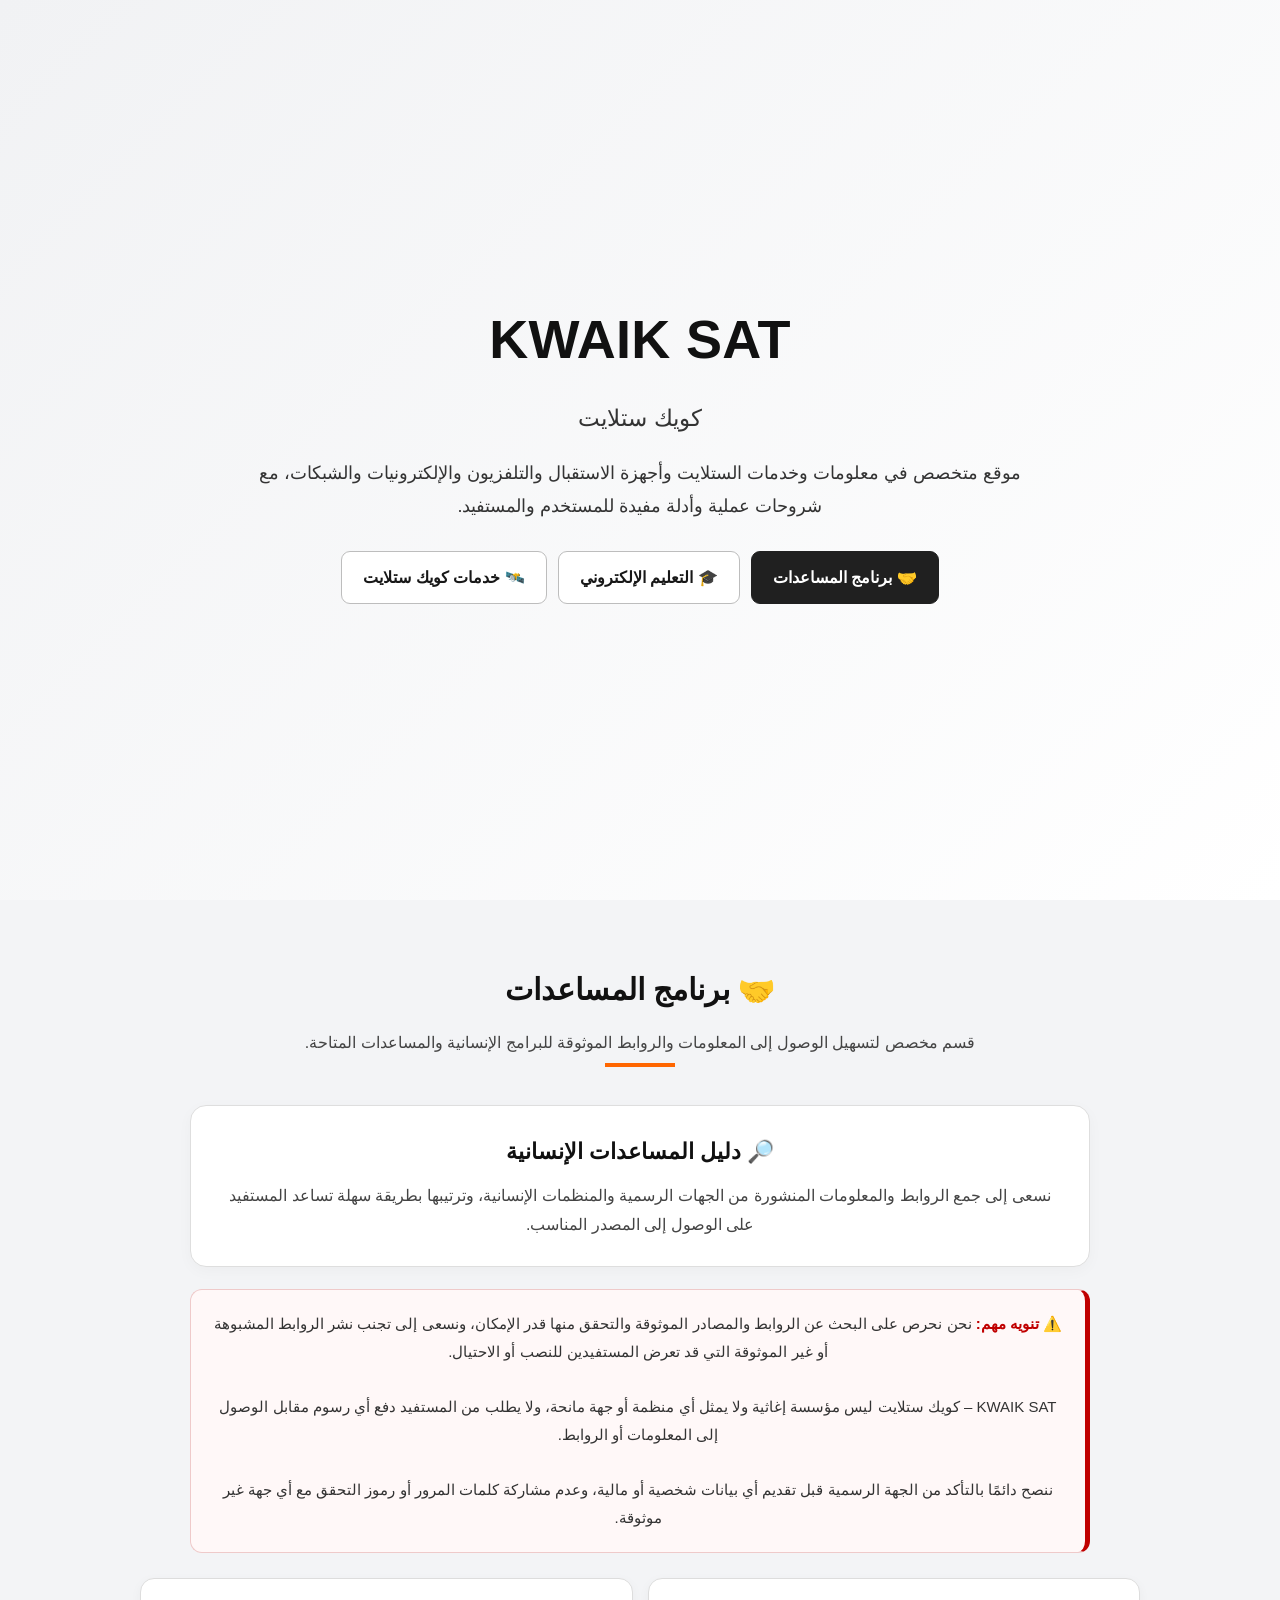
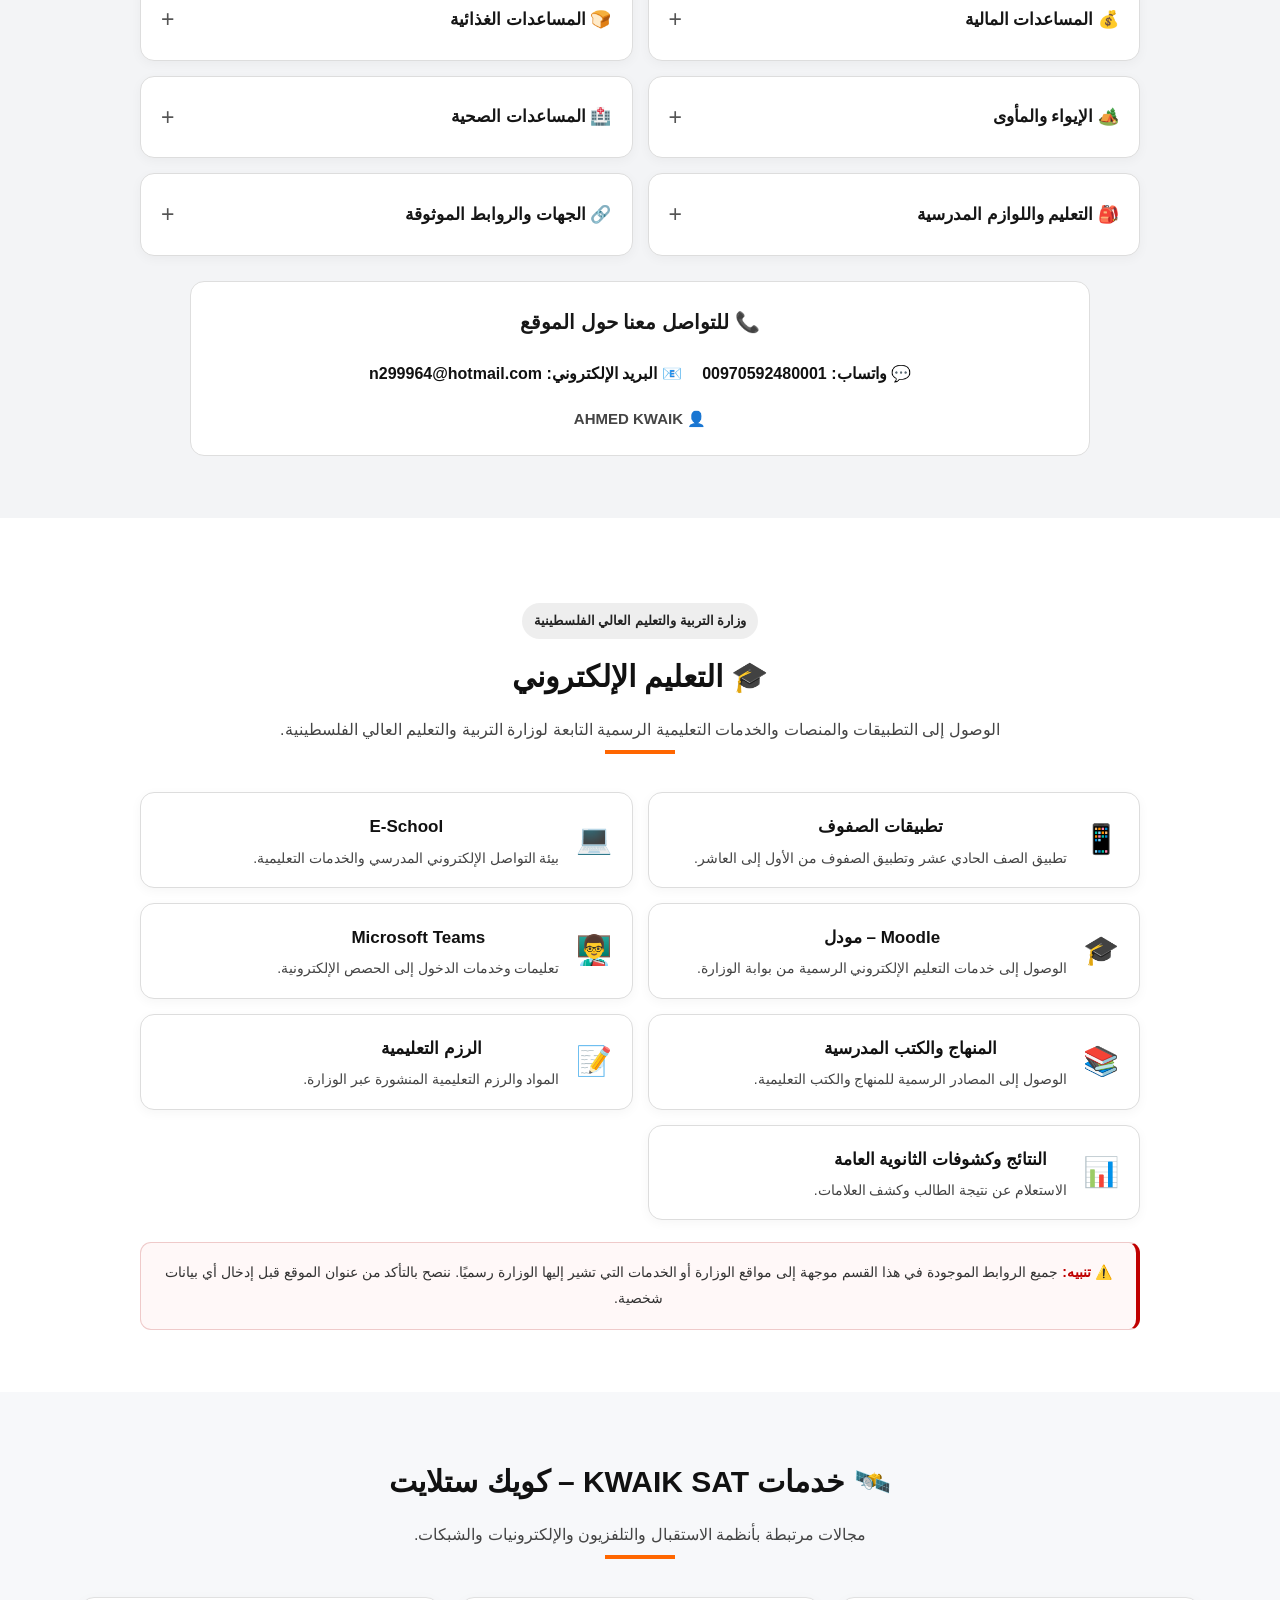
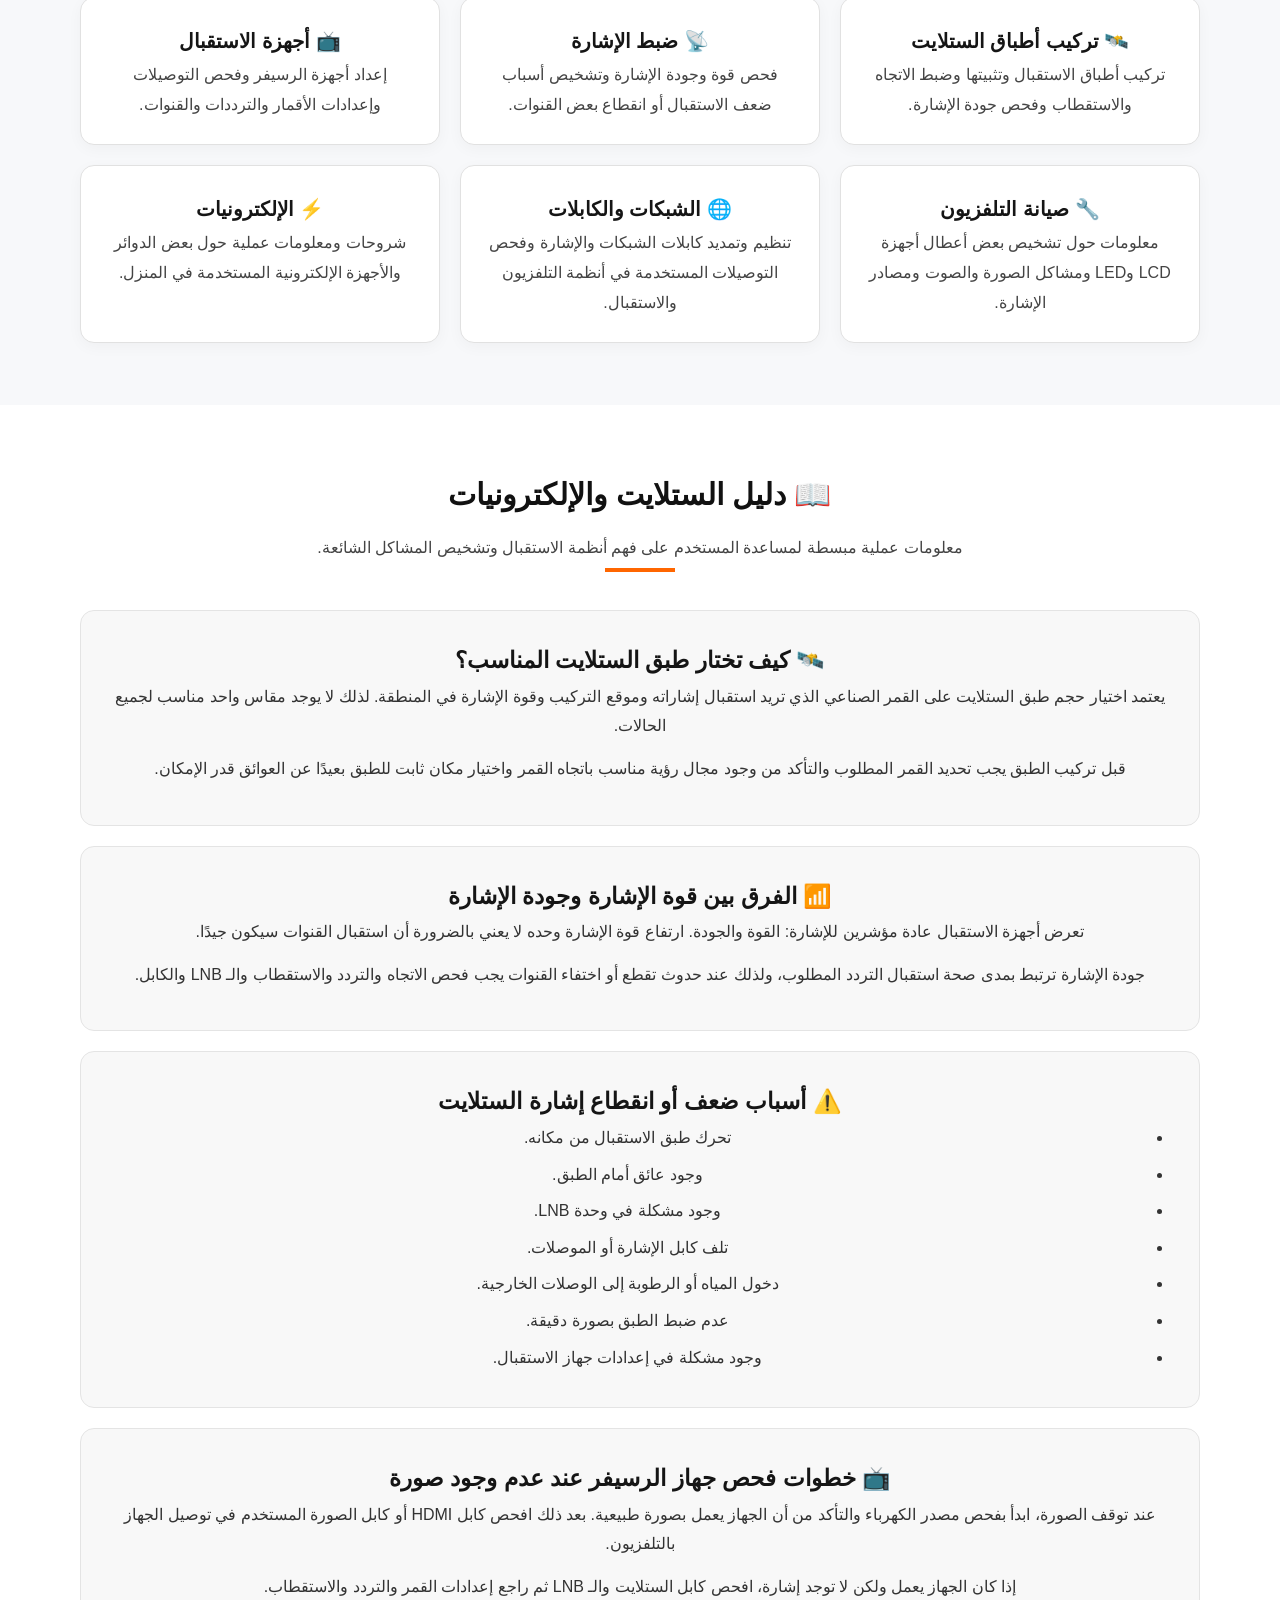
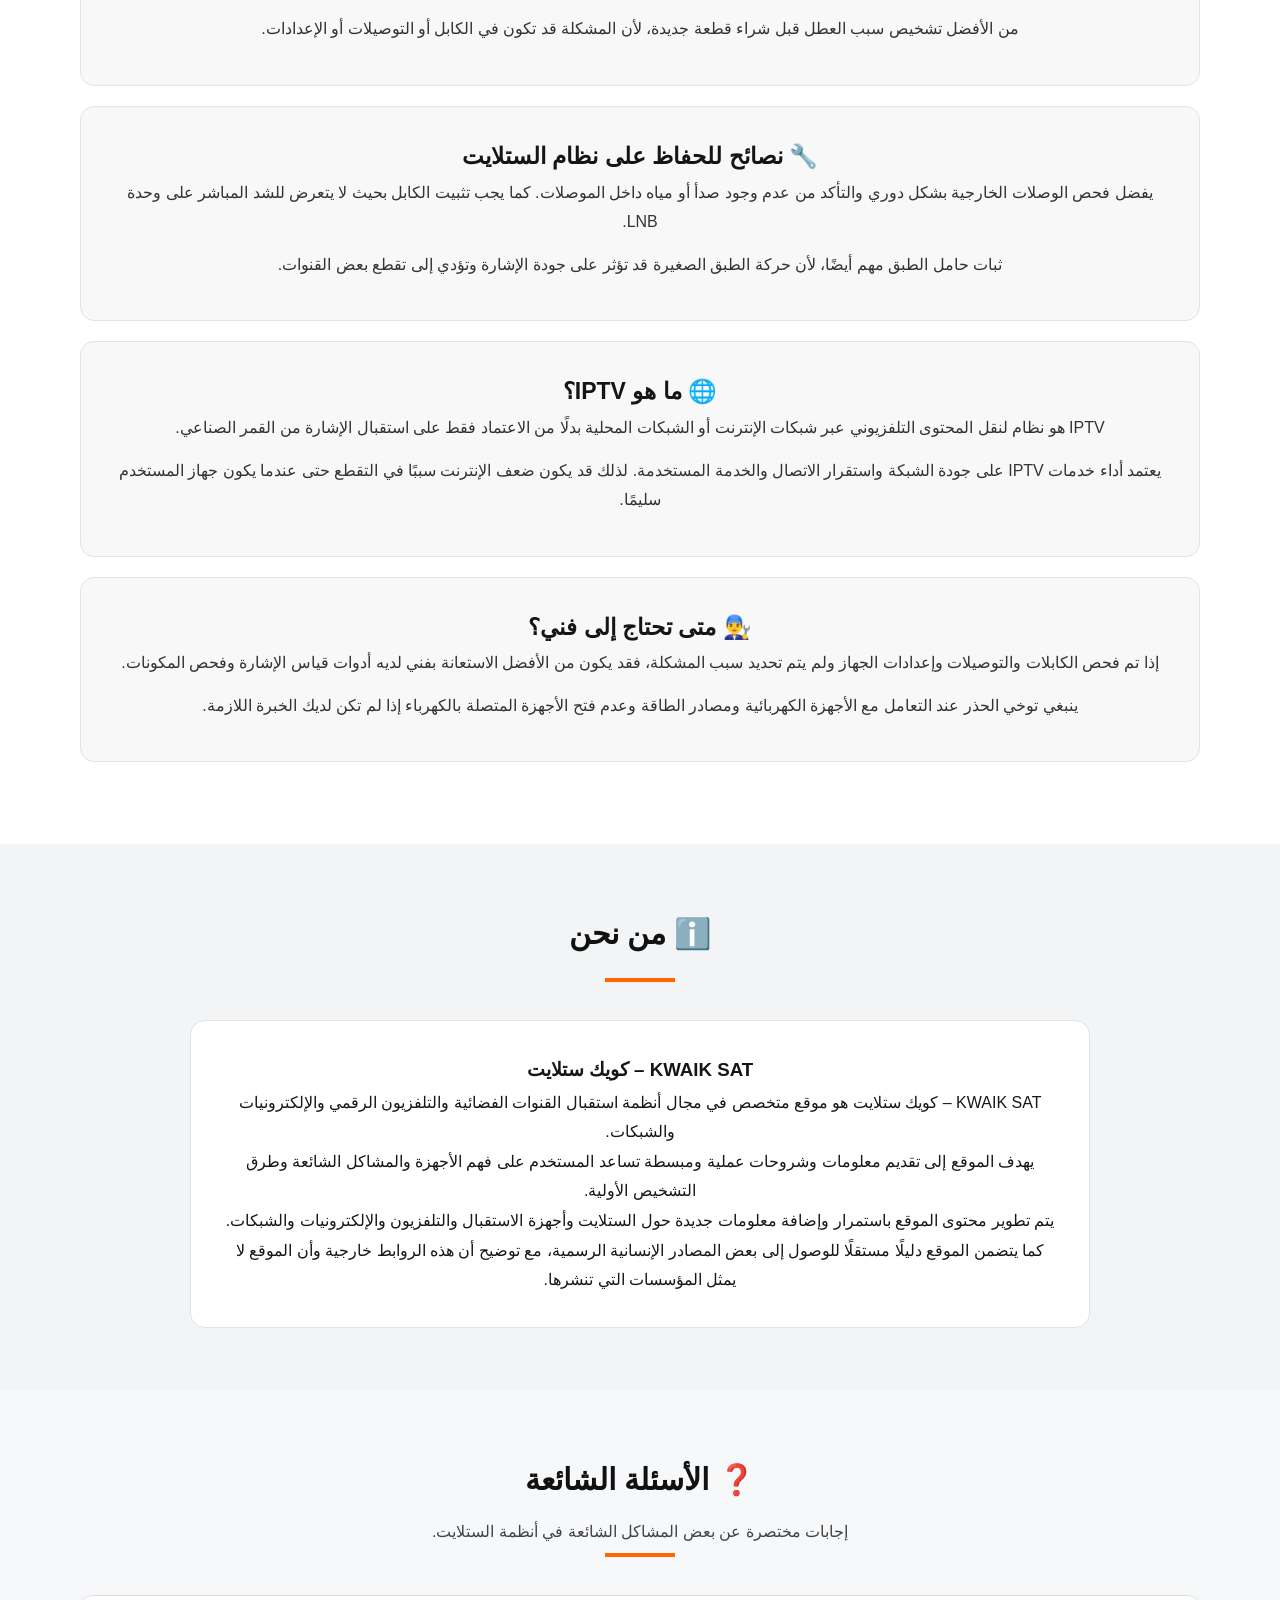
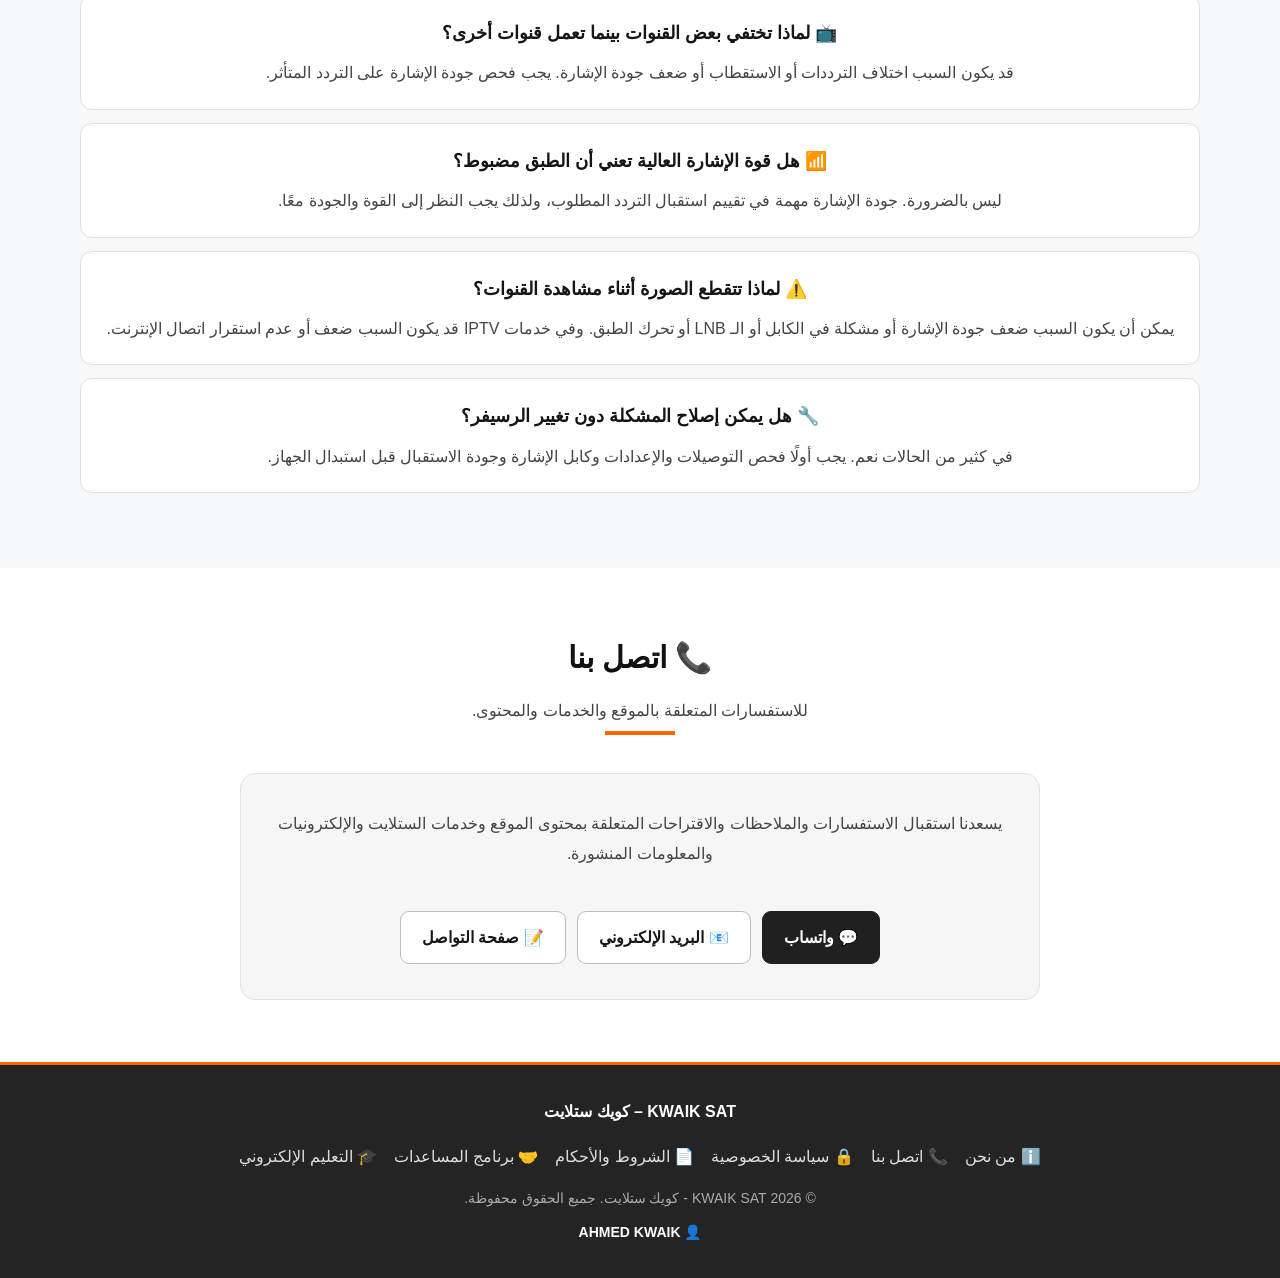
<file: index.html>
<!DOCTYPE html>
<html lang="ar" dir="rtl">

<head>
    <meta charset="UTF-8">
    <meta name="viewport" content="width=device-width, initial-scale=1.0">

    <title>KWAIK SAT | كويك ستلايت | الستلايت والإلكترونيات</title>

    <meta name="description" content="KWAIK SAT - كويك ستلايت. موقع متخصص في الستلايت وأجهزة الاستقبال والتلفزيون والإلكترونيات والشبكات، مع شروحات عملية ودليل للمساعدات الموثوقة والتعليم الإلكتروني الفلسطيني.">

    <meta name="keywords" content="KWAIK SAT, كويك ستلايت, أبو كويك ساتلايت, Kawaik Satellite, ستلايت, تركيب دش, صيانة رسيفر, ضبط طبق, LNB, IPTV, تلفزيون, إلكترونيات, شبكات, مساعدات غزة, التعليم الإلكتروني الفلسطيني">

    <meta name="author" content="KWAIK SAT - كويك ستلايت">
    <meta name="robots" content="index, follow">

    <link rel="canonical" href="https://kawaik-sataliite-a4jf.onrender.com/">

    <link rel="stylesheet" href="style.css">

    <style>

        * {
            box-sizing: border-box;
        }

        html {
            scroll-behavior: smooth;
        }

        body {
            margin: 0;
            font-family: Tahoma, Arial, sans-serif;
            background: #f7f8fa;
            color: #171717;
            line-height: 1.85;
            font-size: 16px;
        }

        a {
            color: inherit;
            text-decoration: none;
        }

        .container {
            width: min(1120px, 92%);
            margin: auto;
        }

        /* =========================
           HERO
        ========================= */

        .hero {
            background: linear-gradient(135deg, #f1f2f4, #ffffff);
            padding: 62px 0 68px;
        }

        .hero-content {
            max-width: 900px;
            margin: auto;
            text-align: center;
        }

        .hero h1 {
            margin: 0 0 7px;
            font-size: clamp(34px, 6vw, 54px);
            color: #111111;
            font-weight: 800;
            letter-spacing: 0.3px;
        }

        .hero h2 {
            margin: 0 0 18px;
            color: #333333;
            font-size: 23px;
            font-weight: 500;
        }

        .hero p {
            font-size: 18px;
            color: #333333;
            margin: 0 auto 27px;
            max-width: 780px;
        }

        .buttons {
            display: flex;
            justify-content: center;
            flex-wrap: wrap;
            gap: 11px;
        }

        .button {
            display: inline-flex;
            align-items: center;
            justify-content: center;
            gap: 7px;
            padding: 11px 21px;
            border-radius: 9px;
            background: #202020;
            color: #ffffff;
            font-weight: 700;
            border: 1px solid #202020;
            transition: 0.2s ease;
        }

        .button:hover {
            transform: translateY(-1px);
            background: #000000;
        }

        .button.secondary {
            background: #ffffff;
            color: #171717;
            border: 1px solid #bdbdbd;
        }

        .button.secondary:hover {
            background: #f3f3f3;
        }

        /* =========================
           GENERAL SECTIONS
        ========================= */

        section {
            padding: 62px 0;
        }

        .section-title {
            text-align: center;
            max-width: 820px;
            margin: 0 auto 38px;
        }

        .section-title h2 {
            color: #111111;
            font-size: 30px;
            margin: 0 0 10px;
            font-weight: 800;
        }

        .section-title p {
            color: #444444;
            margin: 0;
            font-size: 16px;
        }

        /* =========================
           AID SECTION
        ========================= */

        .aid-section {
            background: #f3f4f6;
        }

        .aid-intro {
            max-width: 900px;
            margin: 0 auto 22px;
            background: #ffffff;
            border: 1px solid #dedede;
            border-radius: 16px;
            padding: 26px;
            text-align: center;
            box-shadow: 0 4px 15px rgba(0,0,0,0.03);
        }

        .aid-intro h3 {
            margin: 0 0 8px;
            color: #111111;
            font-size: 22px;
        }

        .aid-intro p {
            color: #444444;
            margin: 0;
        }

        .aid-notice {
            max-width: 900px;
            margin: 0 auto 25px;
            padding: 20px 22px;
            background: #fff8f8;
            border: 1px solid #efcaca;
            border-right: 5px solid #c00000;
            border-radius: 12px;
            color: #333333;
            font-size: 15px;
        }

        .aid-notice strong {
            color: #c00000;
            font-weight: 800;
        }

        .aid-grid {
            display: grid;
            grid-template-columns: repeat(2, 1fr);
            gap: 15px;
            max-width: 1000px;
            margin: auto;
        }

        .aid-item {
            background: #ffffff;
            border: 1px solid #dddddd;
            border-radius: 14px;
            overflow: hidden;
            box-shadow: 0 3px 12px rgba(0,0,0,0.04);
        }

        .aid-item summary {
            list-style: none;
            cursor: pointer;
            padding: 19px 20px;
            font-size: 17px;
            font-weight: 700;
            color: #151515;
            display: flex;
            align-items: center;
            gap: 10px;
        }

        .aid-item summary::-webkit-details-marker {
            display: none;
        }

        .aid-item summary::after {
            content: "+";
            margin-right: auto;
            font-size: 23px;
            font-weight: 400;
            color: #555555;
        }

        .aid-item[open] summary::after {
            content: "−";
        }

        .aid-content {
            padding: 0 20px 20px;
            color: #444444;
            font-size: 15px;
        }

        .aid-content p {
            margin-top: 0;
        }

        .contact-mini {
            max-width: 900px;
            margin: 25px auto 0;
            background: #ffffff;
            border: 1px solid #dedede;
            border-radius: 14px;
            padding: 22px;
            text-align: center;
        }

        .contact-mini h3 {
            margin: 0 0 13px;
            font-size: 20px;
        }

        .contact-mini a {
            display: inline-flex;
            align-items: center;
            gap: 6px;
            margin: 5px 8px;
            font-weight: 700;
            color: #111111;
        }

        .author-name {
            margin-top: 12px;
            color: #444444;
            font-weight: 700;
            font-size: 15px;
        }

        /* =========================
           EDUCATION
        ========================= */

        .education-section {
            background: #ffffff;
        }

        .education-badge {
            display: inline-block;
            margin-bottom: 10px;
            padding: 6px 12px;
            border-radius: 20px;
            background: #eeeeee;
            color: #222222;
            font-size: 13px;
            font-weight: 700;
        }

        .education-grid {
            display: grid;
            grid-template-columns: repeat(2, 1fr);
            gap: 15px;
            max-width: 1000px;
            margin: auto;
        }

        .education-card {
            display: flex;
            align-items: center;
            gap: 14px;
            padding: 18px;
            background: #ffffff;
            border: 1px solid #dddddd;
            border-radius: 14px;
            color: #171717;
            box-shadow: 0 3px 12px rgba(0,0,0,0.04);
            transition: 0.2s ease;
        }

        .education-card:hover {
            transform: translateY(-2px);
            box-shadow: 0 7px 18px rgba(0,0,0,0.08);
        }

        .education-icon {
            font-size: 29px;
            min-width: 40px;
            text-align: center;
        }

        .education-card h3 {
            margin: 0 0 4px;
            font-size: 17px;
            color: #111111;
        }

        .education-card p {
            margin: 0;
            font-size: 14px;
            color: #444444;
            line-height: 1.6;
        }

        .education-note {
            max-width: 1000px;
            margin: 22px auto 0;
            padding: 17px 20px;
            background: #fff8f8;
            border: 1px solid #efcaca;
            border-right: 4px solid #c00000;
            border-radius: 11px;
            font-size: 14px;
            color: #333333;
        }

        .education-note strong {
            color: #c00000;
        }

        /* =========================
           SERVICES
        ========================= */

        .cards {
            display: grid;
            grid-template-columns: repeat(3, 1fr);
            gap: 20px;
        }

        .card {
            background: #ffffff;
            border: 1px solid #e1e1e1;
            border-radius: 14px;
            padding: 25px;
            box-shadow: 0 4px 15px rgba(0,0,0,0.035);
        }

        .card h3 {
            color: #151515;
            margin-top: 0;
            font-size: 20px;
        }

        .card p {
            color: #444444;
            margin-bottom: 0;
        }

        /* =========================
           GUIDE
        ========================= */

        .guide {
            background: #ffffff;
        }

        .article {
            background: #f8f8f8;
            border-radius: 14px;
            padding: 28px;
            margin-bottom: 20px;
            border: 1px solid #e4e4e4;
        }

        .article h3 {
            margin-top: 0;
            color: #151515;
            font-size: 23px;
        }

        .article p {
            color: #333333;
            margin-bottom: 13px;
        }

        .article ul {
            padding-right: 25px;
            color: #333333;
        }

        .article li {
            margin-bottom: 7px;
        }

        /* =========================
           ABOUT
        ========================= */

        .about {
            background: #f3f4f6;
        }

        .about-box {
            background: #ffffff;
            border-radius: 15px;
            padding: 32px;
            max-width: 900px;
            margin: auto;
            border: 1px solid #e2e2e2;
        }

        .about-box h3 {
            color: #151515;
            margin-top: 0;
        }

        /* =========================
           FAQ
        ========================= */

        .faq-item {
            background: #ffffff;
            border: 1px solid #dfdfdf;
            border-radius: 12px;
            margin-bottom: 13px;
            padding: 21px 24px;
        }

        .faq-item h3 {
            margin: 0 0 8px;
            color: #151515;
            font-size: 18px;
        }

        .faq-item p {
            margin: 0;
            color: #444444;
        }

        /* =========================
           CONTACT
        ========================= */

        .contact {
            background: #ffffff;
        }

        .contact-box {
            max-width: 800px;
            margin: auto;
            text-align: center;
            background: #f6f6f6;
            padding: 35px 25px;
            border-radius: 15px;
            border: 1px solid #e2e2e2;
        }

        .contact-box p {
            color: #444444;
        }

        .contact-links {
            display: flex;
            justify-content: center;
            flex-wrap: wrap;
            gap: 11px;
            margin-top: 22px;
        }

        /* =========================
           FOOTER
        ========================= */

        footer {
            background: #242424;
            color: #ffffff;
            padding: 32px 0;
        }

        .footer-content {
            text-align: center;
        }

        .footer-links {
            display: flex;
            justify-content: center;
            flex-wrap: wrap;
            gap: 17px;
            margin: 15px 0;
        }

        .footer-links a {
            color: #dddddd;
        }

        .copyright {
            color: #aaaaaa;
            font-size: 14px;
        }

        .footer-author {
            margin-top: 8px;
            color: #ffffff;
            font-size: 14px;
            font-weight: 700;
        }

        /* =========================
           MOBILE
        ========================= */

        @media (max-width: 850px) {

            .cards {
                grid-template-columns: 1fr 1fr;
            }

        }

        @media (max-width: 600px) {

            body {
                font-size: 15px;
            }

            .cards,
            .aid-grid,
            .education-grid {
                grid-template-columns: 1fr;
            }

            .hero {
                padding: 48px 0 55px;
            }

            .hero p {
                font-size: 16px;
            }

            section {
                padding: 48px 0;
            }

            .section-title {
                margin-bottom: 30px;
            }

            .section-title h2 {
                font-size: 25px;
            }

            .article,
            .about-box,
            .card,
            .aid-intro {
                padding: 21px;
            }

            .logo {
                font-size: 19px;
            }

            .aid-item summary {
                font-size: 16px;
                padding: 17px;
            }

            .education-card {
                padding: 16px;
            }

            .button {
                width: 100%;
                max-width: 320px;
            }

        }

    </style>
</head>

<body>

<main id="top">

<!-- =========================
     HERO
========================= -->

<section class="hero">

    <div class="container hero-content">

        <h1>KWAIK SAT</h1>

        <h2>كويك ستلايت</h2>

        <p>
            موقع متخصص في معلومات وخدمات الستلايت وأجهزة الاستقبال
            والتلفزيون والإلكترونيات والشبكات، مع شروحات عملية
            وأدلة مفيدة للمستخدم والمستفيد.
        </p>

        <div class="buttons">

            <a class="button" href="#aid-links">
                🤝 برنامج المساعدات
            </a>

            <a class="button secondary" href="#education">
                🎓 التعليم الإلكتروني
            </a>

            <a class="button secondary" href="#services">
                🛰️ خدمات كويك ستلايت
            </a>

        </div>

    </div>

</section>


<!-- =========================
     AID SECTION
========================= -->

<section id="aid-links" class="aid-section">

    <div class="container">

        <div class="section-title">

            <h2>🤝 برنامج المساعدات</h2>

            <p>
                قسم مخصص لتسهيل الوصول إلى المعلومات والروابط الموثوقة
                للبرامج الإنسانية والمساعدات المتاحة.
            </p>

        </div>

        <div class="aid-intro">

            <h3>🔎 دليل المساعدات الإنسانية</h3>

            <p>
                نسعى إلى جمع الروابط والمعلومات المنشورة من الجهات
                الرسمية والمنظمات الإنسانية، وترتيبها بطريقة سهلة
                تساعد المستفيد على الوصول إلى المصدر المناسب.
            </p>

        </div>

        <div class="aid-notice">

            <strong>⚠️ تنويه مهم:</strong>

            نحن نحرص على البحث عن الروابط والمصادر الموثوقة والتحقق منها
            قدر الإمكان، ونسعى إلى تجنب نشر الروابط المشبوهة أو غير الموثوقة
            التي قد تعرض المستفيدين للنصب أو الاحتيال.

            <br><br>

            KWAIK SAT – كويك ستلايت ليس مؤسسة إغاثية ولا يمثل أي منظمة
            أو جهة مانحة، ولا يطلب من المستفيد دفع أي رسوم مقابل الوصول
            إلى المعلومات أو الروابط.

            <br><br>

            ننصح دائمًا بالتأكد من الجهة الرسمية قبل تقديم أي بيانات شخصية
            أو مالية، وعدم مشاركة كلمات المرور أو رموز التحقق مع أي جهة
            غير موثوقة.
        </div>

        <div class="aid-grid">

            <details class="aid-item">
                <summary>💰 المساعدات المالية</summary>
                <div class="aid-content">
                    <p>
                        معلومات وروابط البرامج التي تعلن عن مساعدات مالية
                        أو نقدية، مع توجيه المستفيد إلى المصدر الرسمي.
                    </p>
                    <span>سيتم إدراج الروابط الرسمية الموثقة هنا.</span>
                </div>
            </details>

            <details class="aid-item">
                <summary>🍞 المساعدات الغذائية</summary>
                <div class="aid-content">
                    <p>
                        روابط ومعلومات متعلقة ببرامج الغذاء والسلال
                        والمساعدات الغذائية المعلنة من الجهات الرسمية.
                    </p>
                    <span>سيتم إدراج الروابط الرسمية الموثقة هنا.</span>
                </div>
            </details>

            <details class="aid-item">
                <summary>🏕️ الإيواء والمأوى</summary>
                <div class="aid-content">
                    <p>
                        مصادر معلومات حول برامج الإيواء والمأوى والخدمات
                        المرتبطة بالسكن الطارئ.
                    </p>
                    <span>سيتم إدراج الروابط الرسمية الموثقة هنا.</span>
                </div>
            </details>

            <details class="aid-item">
                <summary>🏥 المساعدات الصحية</summary>
                <div class="aid-content">
                    <p>
                        روابط الجهات الرسمية والمنظمات التي تعلن عن
                        خدمات أو برامج صحية وإنسانية.
                    </p>
                    <span>سيتم إدراج الروابط الرسمية الموثقة هنا.</span>
                </div>
            </details>

            <details class="aid-item">
                <summary>🎒 التعليم واللوازم المدرسية</summary>
                <div class="aid-content">
                    <p>
                        معلومات وروابط للبرامج المتعلقة بدعم الطلاب
                        والحقائب واللوازم المدرسية والتعليم.
                    </p>
                    <span>سيتم إدراج الروابط الرسمية الموثقة هنا.</span>
                </div>
            </details>

            <details class="aid-item">
                <summary>🔗 الجهات والروابط الموثوقة</summary>
                <div class="aid-content">
                    <p>
                        قائمة منظمة بالروابط التي يتم التحقق من مصدرها
                        قبل نشرها قدر الإمكان.
                    </p>
                    <span>سيتم تحديث هذا القسم باستمرار.</span>
                </div>
            </details>

        </div>

        <div class="contact-mini">

            <h3>📞 للتواصل معنا حول الموقع</h3>

            <a href="https://wa.me/970592480001" target="_blank" rel="noopener noreferrer">
                💬 واتساب: 00970592480001
            </a>

            <a href="mailto:n299964@hotmail.com">
                📧 البريد الإلكتروني: n299964@hotmail.com
            </a>

            <div class="author-name">
                👤 AHMED KWAIK
            </div>

        </div>

    </div>

</section>


<!-- =========================
     EDUCATION SECTION
========================= -->

<section id="education" class="education-section">

    <div class="container">

        <div class="section-title">

            <span class="education-badge">
                وزارة التربية والتعليم العالي الفلسطينية
            </span>

            <h2>🎓 التعليم الإلكتروني</h2>

            <p>
                الوصول إلى التطبيقات والمنصات والخدمات التعليمية الرسمية
                التابعة لوزارة التربية والتعليم العالي الفلسطينية.
            </p>

        </div>

        <div class="education-grid">

            <a class="education-card"
               href="https://www.moe.edu.ps/gaza-apps"
               target="_blank"
               rel="noopener noreferrer">

                <span class="education-icon">📱</span>

                <div>
                    <h3>تطبيقات الصفوف</h3>
                    <p>
                        تطبيق الصف الحادي عشر وتطبيق الصفوف من الأول إلى العاشر.
                    </p>
                </div>

            </a>

            <a class="education-card"
               href="https://www.eschool.edu.ps/"
               target="_blank"
               rel="noopener noreferrer">

                <span class="education-icon">💻</span>

                <div>
                    <h3>E-School</h3>
                    <p>
                        بيئة التواصل الإلكتروني المدرسي والخدمات التعليمية.
                    </p>
                </div>

            </a>

            <a class="education-card"
               href="https://gaza.moe.edu.ps/"
               target="_blank"
               rel="noopener noreferrer">

                <span class="education-icon">🎓</span>

                <div>
                    <h3>Moodle – مودل</h3>
                    <p>
                        الوصول إلى خدمات التعليم الإلكتروني الرسمية من بوابة الوزارة.
                    </p>
                </div>

            </a>

            <a class="education-card"
               href="https://gaza.moe.edu.ps/"
               target="_blank"
               rel="noopener noreferrer">

                <span class="education-icon">👨‍🏫</span>

                <div>
                    <h3>Microsoft Teams</h3>
                    <p>
                        تعليمات وخدمات الدخول إلى الحصص الإلكترونية.
                    </p>
                </div>

            </a>

            <a class="education-card"
               href="https://www.moe.edu.ps/"
               target="_blank"
               rel="noopener noreferrer">

                <span class="education-icon">📚</span>

                <div>
                    <h3>المنهاج والكتب المدرسية</h3>
                    <p>
                        الوصول إلى المصادر الرسمية للمنهاج والكتب التعليمية.
                    </p>
                </div>

            </a>

            <a class="education-card"
               href="https://moe.edu.ps/gaza-VirtualSchools"
               target="_blank"
               rel="noopener noreferrer">

                <span class="education-icon">📝</span>

                <div>
                    <h3>الرزم التعليمية</h3>
                    <p>
                        المواد والرزم التعليمية المنشورة عبر الوزارة.
                    </p>
                </div>

            </a>

            <a class="education-card"
               href="https://gaza.moe.edu.ps/student-result"
               target="_blank"
               rel="noopener noreferrer">

                <span class="education-icon">📊</span>

                <div>
                    <h3>النتائج وكشوفات الثانوية العامة</h3>
                    <p>
                        الاستعلام عن نتيجة الطالب وكشف العلامات.
                    </p>
                </div>

            </a>

        </div>

        <div class="education-note">

            <strong>⚠️ تنبيه:</strong>
            جميع الروابط الموجودة في هذا القسم موجهة إلى مواقع الوزارة
            أو الخدمات التي تشير إليها الوزارة رسميًا. ننصح بالتأكد من
            عنوان الموقع قبل إدخال أي بيانات شخصية.

        </div>

    </div>

</section>


<!-- =========================
     SERVICES
========================= -->

<section id="services">

    <div class="container">

        <div class="section-title">

            <h2>🛰️ خدمات KWAIK SAT – كويك ستلايت</h2>

            <p>
                مجالات مرتبطة بأنظمة الاستقبال والتلفزيون
                والإلكترونيات والشبكات.
            </p>

        </div>

        <div class="cards">

            <div class="card">
                <h3>🛰️ تركيب أطباق الستلايت</h3>
                <p>
                    تركيب أطباق الاستقبال وتثبيتها وضبط الاتجاه
                    والاستقطاب وفحص جودة الإشارة.
                </p>
            </div>

            <div class="card">
                <h3>📡 ضبط الإشارة</h3>
                <p>
                    فحص قوة وجودة الإشارة وتشخيص أسباب ضعف
                    الاستقبال أو انقطاع بعض القنوات.
                </p>
            </div>

            <div class="card">
                <h3>📺 أجهزة الاستقبال</h3>
                <p>
                    إعداد أجهزة الرسيفر وفحص التوصيلات وإعدادات
                    الأقمار والترددات والقنوات.
                </p>
            </div>

            <div class="card">
                <h3>🔧 صيانة التلفزيون</h3>
                <p>
                    معلومات حول تشخيص بعض أعطال أجهزة LCD وLED
                    ومشاكل الصورة والصوت ومصادر الإشارة.
                </p>
            </div>

            <div class="card">
                <h3>🌐 الشبكات والكابلات</h3>
                <p>
                    تنظيم وتمديد كابلات الشبكات والإشارة وفحص
                    التوصيلات المستخدمة في أنظمة التلفزيون والاستقبال.
                </p>
            </div>

            <div class="card">
                <h3>⚡ الإلكترونيات</h3>
                <p>
                    شروحات ومعلومات عملية حول بعض الدوائر والأجهزة
                    الإلكترونية المستخدمة في المنزل.
                </p>
            </div>

        </div>

    </div>

</section>


<!-- =========================
     GUIDE
========================= -->

<section id="guide" class="guide">

    <div class="container">

        <div class="section-title">

            <h2>📖 دليل الستلايت والإلكترونيات</h2>

            <p>
                معلومات عملية مبسطة لمساعدة المستخدم على فهم
                أنظمة الاستقبال وتشخيص المشاكل الشائعة.
            </p>

        </div>

        <article class="article">

            <h3>🛰️ كيف تختار طبق الستلايت المناسب؟</h3>

            <p>
                يعتمد اختيار حجم طبق الستلايت على القمر الصناعي الذي
                تريد استقبال إشاراته وموقع التركيب وقوة الإشارة في
                المنطقة. لذلك لا يوجد مقاس واحد مناسب لجميع الحالات.
            </p>

            <p>
                قبل تركيب الطبق يجب تحديد القمر المطلوب والتأكد من
                وجود مجال رؤية مناسب باتجاه القمر واختيار مكان ثابت
                للطبق بعيدًا عن العوائق قدر الإمكان.
            </p>

        </article>

        <article class="article">

            <h3>📶 الفرق بين قوة الإشارة وجودة الإشارة</h3>

            <p>
                تعرض أجهزة الاستقبال عادة مؤشرين للإشارة: القوة والجودة.
                ارتفاع قوة الإشارة وحده لا يعني بالضرورة أن استقبال
                القنوات سيكون جيدًا.
            </p>

            <p>
                جودة الإشارة ترتبط بمدى صحة استقبال التردد المطلوب،
                ولذلك عند حدوث تقطع أو اختفاء القنوات يجب فحص الاتجاه
                والتردد والاستقطاب والـ LNB والكابل.
            </p>

        </article>

        <article class="article">

            <h3>⚠️ أسباب ضعف أو انقطاع إشارة الستلايت</h3>

            <ul>
                <li>تحرك طبق الاستقبال من مكانه.</li>
                <li>وجود عائق أمام الطبق.</li>
                <li>وجود مشكلة في وحدة LNB.</li>
                <li>تلف كابل الإشارة أو الموصلات.</li>
                <li>دخول المياه أو الرطوبة إلى الوصلات الخارجية.</li>
                <li>عدم ضبط الطبق بصورة دقيقة.</li>
                <li>وجود مشكلة في إعدادات جهاز الاستقبال.</li>
            </ul>

        </article>

        <article class="article">

            <h3>📺 خطوات فحص جهاز الرسيفر عند عدم وجود صورة</h3>

            <p>
                عند توقف الصورة، ابدأ بفحص مصدر الكهرباء والتأكد من أن
                الجهاز يعمل بصورة طبيعية. بعد ذلك افحص كابل HDMI أو
                كابل الصورة المستخدم في توصيل الجهاز بالتلفزيون.
            </p>

            <p>
                إذا كان الجهاز يعمل ولكن لا توجد إشارة، افحص كابل
                الستلايت والـ LNB ثم راجع إعدادات القمر والتردد
                والاستقطاب.
            </p>

            <p>
                من الأفضل تشخيص سبب العطل قبل شراء قطعة جديدة، لأن
                المشكلة قد تكون في الكابل أو التوصيلات أو الإعدادات.
            </p>

        </article>

        <article class="article">

            <h3>🔧 نصائح للحفاظ على نظام الستلايت</h3>

            <p>
                يفضل فحص الوصلات الخارجية بشكل دوري والتأكد من عدم
                وجود صدأ أو مياه داخل الموصلات. كما يجب تثبيت الكابل
                بحيث لا يتعرض للشد المباشر على وحدة LNB.
            </p>

            <p>
                ثبات حامل الطبق مهم أيضًا، لأن حركة الطبق الصغيرة
                قد تؤثر على جودة الإشارة وتؤدي إلى تقطع بعض القنوات.
            </p>

        </article>

        <article class="article">

            <h3>🌐 ما هو IPTV؟</h3>

            <p>
                IPTV هو نظام لنقل المحتوى التلفزيوني عبر شبكات الإنترنت
                أو الشبكات المحلية بدلًا من الاعتماد فقط على استقبال
                الإشارة من القمر الصناعي.
            </p>

            <p>
                يعتمد أداء خدمات IPTV على جودة الشبكة واستقرار الاتصال
                والخدمة المستخدمة. لذلك قد يكون ضعف الإنترنت سببًا
                في التقطع حتى عندما يكون جهاز المستخدم سليمًا.
            </p>

        </article>

        <article class="article">

            <h3>👨‍🔧 متى تحتاج إلى فني؟</h3>

            <p>
                إذا تم فحص الكابلات والتوصيلات وإعدادات الجهاز ولم يتم
                تحديد سبب المشكلة، فقد يكون من الأفضل الاستعانة بفني
                لديه أدوات قياس الإشارة وفحص المكونات.
            </p>

            <p>
                ينبغي توخي الحذر عند التعامل مع الأجهزة الكهربائية
                ومصادر الطاقة وعدم فتح الأجهزة المتصلة بالكهرباء
                إذا لم تكن لديك الخبرة اللازمة.
            </p>

        </article>

    </div>

</section>


<!-- =========================
     ABOUT
========================= -->

<section id="about" class="about">

    <div class="container">

        <div class="section-title">
            <h2>ℹ️ من نحن</h2>
        </div>

        <div class="about-box">

            <h3>KWAIK SAT – كويك ستلايت</h3>

            <p>
                KWAIK SAT – كويك ستلايت هو موقع متخصص في مجال أنظمة استقبال
                القنوات الفضائية والتلفزيون الرقمي والإلكترونيات
                والشبكات.
            </p>

            <p>
                يهدف الموقع إلى تقديم معلومات وشروحات عملية ومبسطة
                تساعد المستخدم على فهم الأجهزة والمشاكل الشائعة
                وطرق التشخيص الأولية.
            </p>

            <p>
                يتم تطوير محتوى الموقع باستمرار وإضافة معلومات جديدة
                حول الستلايت وأجهزة الاستقبال والتلفزيون والإلكترونيات
                والشبكات.
            </p>

            <p>
                كما يتضمن الموقع دليلًا مستقلًا للوصول إلى بعض المصادر
                الإنسانية الرسمية، مع توضيح أن هذه الروابط خارجية وأن
                الموقع لا يمثل المؤسسات التي تنشرها.
            </p>

        </div>

    </div>

</section>


<!-- =========================
     FAQ
========================= -->

<section id="faq">

    <div class="container">

        <div class="section-title">

            <h2>❓ الأسئلة الشائعة</h2>

            <p>
                إجابات مختصرة عن بعض المشاكل الشائعة في أنظمة الستلايت.
            </p>

        </div>

        <div class="faq-item">

            <h3>📺 لماذا تختفي بعض القنوات بينما تعمل قنوات أخرى؟</h3>

            <p>
                قد يكون السبب اختلاف الترددات أو الاستقطاب أو ضعف
                جودة الإشارة. يجب فحص جودة الإشارة على التردد المتأثر.
            </p>

        </div>

        <div class="faq-item">

            <h3>📶 هل قوة الإشارة العالية تعني أن الطبق مضبوط؟</h3>

            <p>
                ليس بالضرورة. جودة الإشارة مهمة في تقييم استقبال
                التردد المطلوب، ولذلك يجب النظر إلى القوة والجودة معًا.
            </p>

        </div>

        <div class="faq-item">

            <h3>⚠️ لماذا تتقطع الصورة أثناء مشاهدة القنوات؟</h3>

            <p>
                يمكن أن يكون السبب ضعف جودة الإشارة أو مشكلة في الكابل
                أو الـ LNB أو تحرك الطبق. وفي خدمات IPTV قد يكون السبب
                ضعف أو عدم استقرار اتصال الإنترنت.
            </p>

        </div>

        <div class="faq-item">

            <h3>🔧 هل يمكن إصلاح المشكلة دون تغيير الرسيفر؟</h3>

            <p>
                في كثير من الحالات نعم. يجب أولًا فحص التوصيلات
                والإعدادات وكابل الإشارة وجودة الاستقبال قبل استبدال الجهاز.
            </p>

        </div>

    </div>

</section>


<!-- =========================
     CONTACT
========================= -->

<section id="contact" class="contact">

    <div class="container">

        <div class="section-title">

            <h2>📞 اتصل بنا</h2>

            <p>
                للاستفسارات المتعلقة بالموقع والخدمات والمحتوى.
            </p>

        </div>

        <div class="contact-box">

            <p>
                يسعدنا استقبال الاستفسارات والملاحظات والاقتراحات
                المتعلقة بمحتوى الموقع وخدمات الستلايت والإلكترونيات
                والمعلومات المنشورة.
            </p>

            <div class="contact-links">

                <a class="button"
                   href="https://wa.me/970592480001"
                   target="_blank"
                   rel="noopener noreferrer">
                    💬 واتساب
                </a>

                <a class="button secondary"
                   href="mailto:n299964@hotmail.com">
                    📧 البريد الإلكتروني
                </a>

                <a class="button secondary" href="contact.html">
                    📝 صفحة التواصل
                </a>

            </div>

        </div>

    </div>

</section>

</main>


<!-- =========================
     FOOTER
========================= -->

<footer>

    <div class="container footer-content">

        <strong>KWAIK SAT – كويك ستلايت</strong>

        <div class="footer-links">

            <a href="about.html">ℹ️ من نحن</a>
            <a href="contact.html">📞 اتصل بنا</a>
            <a href="privacy.html">🔒 سياسة الخصوصية</a>
            <a href="terms.html">📄 الشروط والأحكام</a>
            <a href="#aid-links">🤝 برنامج المساعدات</a>
            <a href="#education">🎓 التعليم الإلكتروني</a>

        </div>

        <div class="copyright">
            © 2026 KWAIK SAT - كويك ستلايت. جميع الحقوق محفوظة.
        </div>

        <div class="footer-author">
            👤 AHMED KWAIK
        </div>

    </div>

</footer>

</body>
</html>
</file>
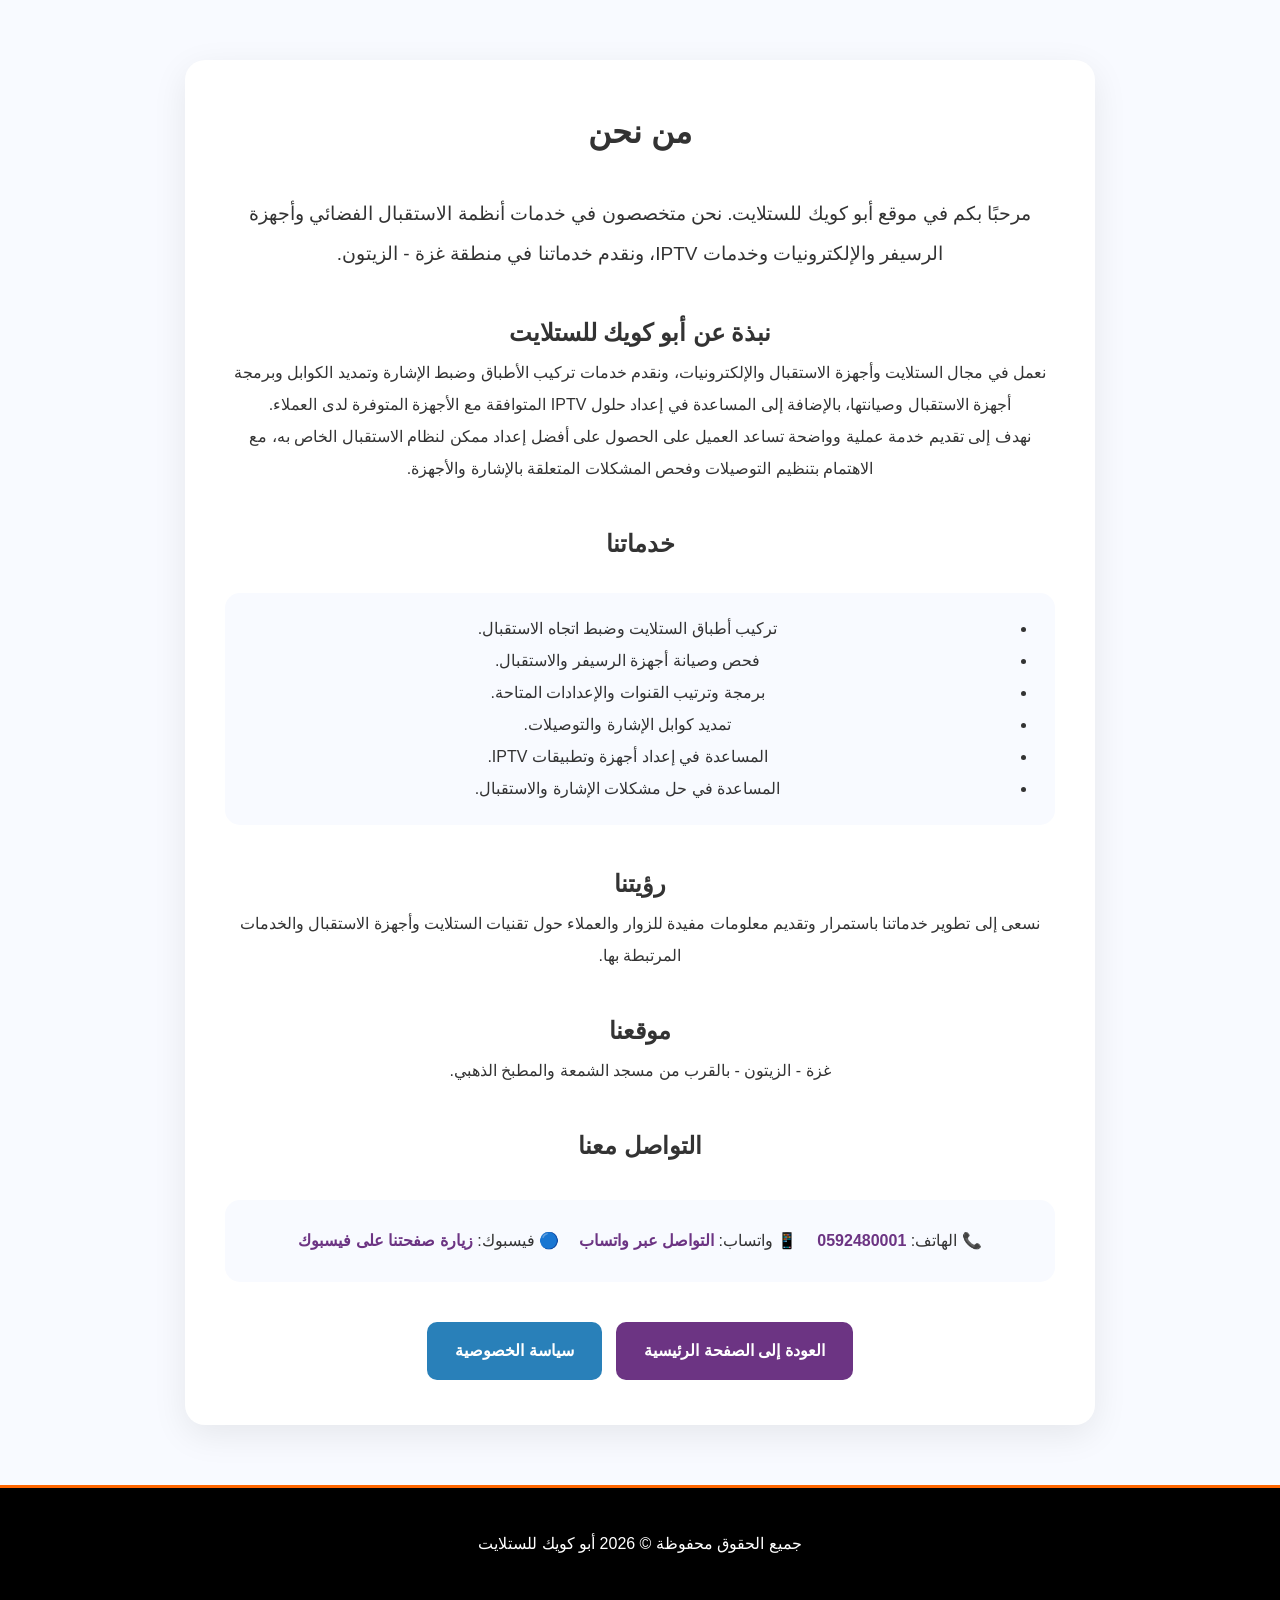
<file: about.html>
<!DOCTYPE html>
<html lang="ar" dir="rtl">
<head>
    <meta charset="UTF-8">
    <meta name="viewport" content="width=device-width, initial-scale=1.0">

    <meta name="description" content="تعرف على أبو كويك للستلايت وخبرتنا في تركيب وصيانة وبرمجة أنظمة الستلايت وأجهزة الاستقبال وخدمات IPTV في غزة.">

    <meta name="keywords" content="أبو كويك للستلايت, من نحن, ستلايت غزة, IPTV غزة, صيانة رسيفرات">

    <meta name="author" content="أبو كويك للستلايت">

    <title>من نحن | أبو كويك للستلايت</title>

    <link rel="stylesheet" href="style.css">
    <link rel="icon" type="image/jpeg" href="img/logo.jpeg">

    <style>
        body {
            margin: 0;
            background: #f8faff;
            color: #333;
            font-family: 'Segoe UI', Tahoma, Arial, sans-serif;
            line-height: 2;
        }

        .about-page {
            max-width: 950px;
            margin: 40px auto;
            padding: 20px;
        }

        .about-card {
            background: #fff;
            padding: 40px;
            border-radius: 20px;
            box-shadow: 0 10px 35px rgba(0,0,0,0.08);
        }

        h1 {
            text-align: center;
            margin-bottom: 30px;
        }

        h2 {
            margin-top: 35px;
        }

        .intro {
            font-size: 19px;
            line-height: 2.1;
        }

        .info-box {
            background: #f8faff;
            padding: 20px;
            border-radius: 15px;
            margin: 25px 0;
        }

        .info-box ul {
            padding-right: 25px;
        }

        .contact-box {
            margin-top: 30px;
            padding: 25px;
            border-radius: 15px;
            background: #f8faff;
        }

        .contact-box a {
            color: #6c3483;
            font-weight: bold;
            text-decoration: none;
        }

        .buttons {
            text-align: center;
            margin-top: 35px;
        }

        .home-btn {
            display: inline-block;
            padding: 13px 28px;
            margin: 5px;
            border-radius: 10px;
            background: #6c3483;
            color: #fff;
            text-decoration: none;
            font-weight: bold;
        }

        .privacy-btn {
            display: inline-block;
            padding: 13px 28px;
            margin: 5px;
            border-radius: 10px;
            background: #2980b9;
            color: #fff;
            text-decoration: none;
            font-weight: bold;
        }

        @media (max-width: 600px) {
            .about-card {
                padding: 25px 20px;
            }

            .intro {
                font-size: 17px;
            }
        }
    </style>
</head>

<body>

<main class="about-page">

    <div class="about-card">

        <h1>من نحن</h1>

        <p class="intro">
            مرحبًا بكم في موقع أبو كويك للستلايت.
            نحن متخصصون في خدمات أنظمة الاستقبال الفضائي وأجهزة الرسيفر
            والإلكترونيات وخدمات IPTV، ونقدم خدماتنا في منطقة غزة - الزيتون.
        </p>

        <h2>نبذة عن أبو كويك للستلايت</h2>

        <p>
            نعمل في مجال الستلايت وأجهزة الاستقبال والإلكترونيات،
            ونقدم خدمات تركيب الأطباق وضبط الإشارة وتمديد الكوابل
            وبرمجة أجهزة الاستقبال وصيانتها، بالإضافة إلى المساعدة
            في إعداد حلول IPTV المتوافقة مع الأجهزة المتوفرة لدى العملاء.
        </p>

        <p>
            نهدف إلى تقديم خدمة عملية وواضحة تساعد العميل على الحصول
            على أفضل إعداد ممكن لنظام الاستقبال الخاص به، مع الاهتمام
            بتنظيم التوصيلات وفحص المشكلات المتعلقة بالإشارة والأجهزة.
        </p>

        <h2>خدماتنا</h2>

        <div class="info-box">

            <ul>
                <li>تركيب أطباق الستلايت وضبط اتجاه الاستقبال.</li>
                <li>فحص وصيانة أجهزة الرسيفر والاستقبال.</li>
                <li>برمجة وترتيب القنوات والإعدادات المتاحة.</li>
                <li>تمديد كوابل الإشارة والتوصيلات.</li>
                <li>المساعدة في إعداد أجهزة وتطبيقات IPTV.</li>
                <li>المساعدة في حل مشكلات الإشارة والاستقبال.</li>
            </ul>

        </div>

        <h2>رؤيتنا</h2>

        <p>
            نسعى إلى تطوير خدماتنا باستمرار وتقديم معلومات مفيدة
            للزوار والعملاء حول تقنيات الستلايت وأجهزة الاستقبال
            والخدمات المرتبطة بها.
        </p>

        <h2>موقعنا</h2>

        <p>
            غزة - الزيتون - بالقرب من مسجد الشمعة والمطبخ الذهبي.
        </p>

        <h2>التواصل معنا</h2>

        <div class="contact-box">

            <p>
                📞 الهاتف:
                <a href="tel:0592480001">
                    0592480001
                </a>
            </p>

            <p>
                📱 واتساب:
                <a href="https://wa.me/972592480001"
                   target="_blank"
                   rel="noopener noreferrer">
                    التواصل عبر واتساب
                </a>
            </p>

            <p>
                🔵 فيسبوك:
                <a href="https://www.facebook.com/share/1D18CNSgUG/"
                   target="_blank"
                   rel="noopener noreferrer">
                    زيارة صفحتنا على فيسبوك
                </a>
            </p>

        </div>

        <div class="buttons">

            <a class="home-btn" href="index.html">
                العودة إلى الصفحة الرئيسية
            </a>

            <a class="privacy-btn" href="privacy.html">
                سياسة الخصوصية
            </a>

        </div>

    </div>

</main>

<footer>
    <p style="text-align:center;">
        جميع الحقوق محفوظة © 2026 أبو كويك للستلايت
    </p>
</footer>

</body>
</html>
</file>
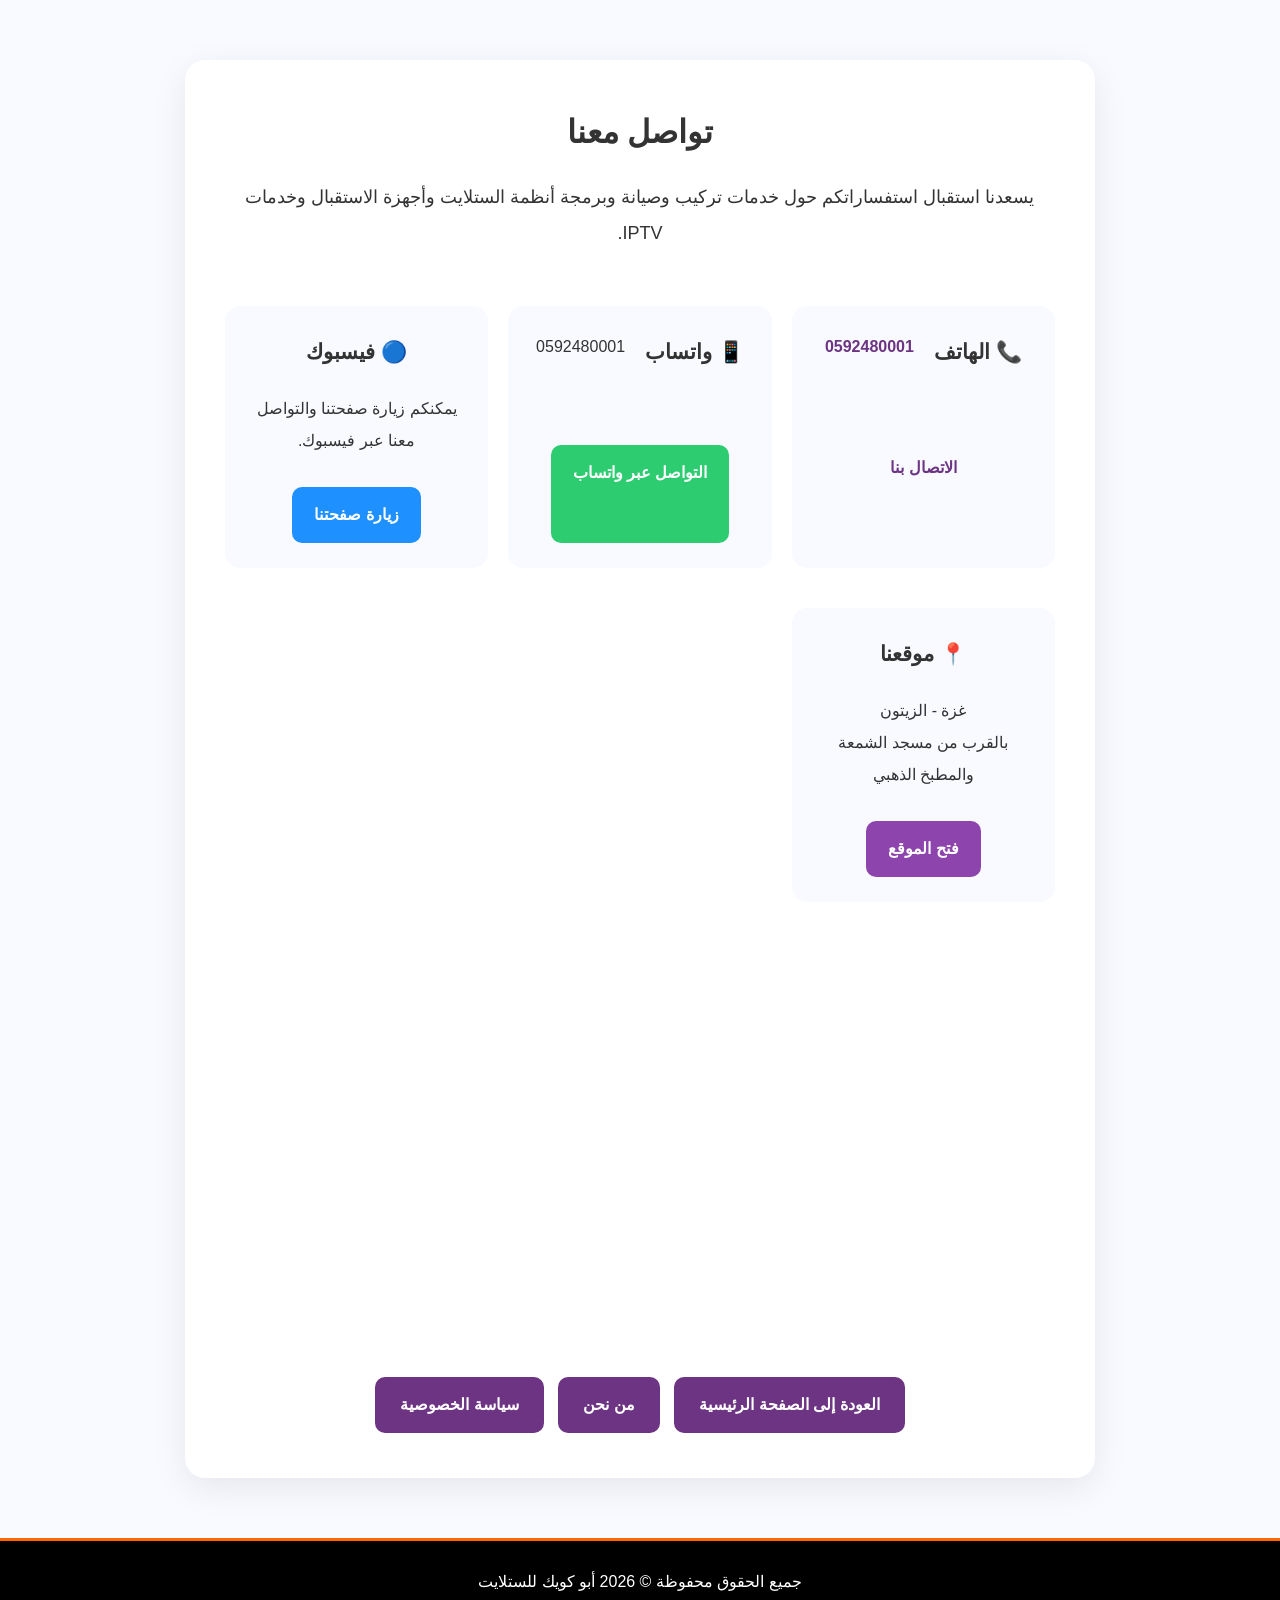
<file: contact.html>
<!DOCTYPE html>
<html lang="ar" dir="rtl">
<head>
    <meta charset="UTF-8">
    <meta name="viewport" content="width=device-width, initial-scale=1.0">

    <meta name="description" content="تواصل مع أبو كويك للستلايت في غزة - الزيتون لخدمات تركيب وصيانة وبرمجة الستلايت وأجهزة الاستقبال وخدمات IPTV.">

    <meta name="keywords" content="التواصل أبو كويك ستلايت, رقم أبو كويك, ستلايت غزة, IPTV غزة">

    <meta name="author" content="أبو كويك للستلايت">

    <title>تواصل معنا | أبو كويك للستلايت</title>

    <link rel="stylesheet" href="style.css">
    <link rel="icon" type="image/jpeg" href="img/logo.jpeg">

    <style>
        body {
            margin: 0;
            background: #f8faff;
            color: #333;
            font-family: 'Segoe UI', Tahoma, Arial, sans-serif;
            line-height: 2;
        }

        .contact-page {
            max-width: 950px;
            margin: 40px auto;
            padding: 20px;
        }

        .contact-card {
            background: #fff;
            padding: 40px;
            border-radius: 20px;
            box-shadow: 0 10px 35px rgba(0,0,0,0.08);
        }

        h1 {
            text-align: center;
            margin-bottom: 15px;
        }

        .intro {
            text-align: center;
            font-size: 18px;
            margin-bottom: 35px;
        }

        .contact-grid {
            display: grid;
            grid-template-columns: repeat(auto-fit, minmax(230px, 1fr));
            gap: 20px;
        }

        .contact-box {
            background: #f8faff;
            padding: 25px;
            border-radius: 15px;
            text-align: center;
        }

        .contact-box h2 {
            margin-top: 0;
            font-size: 21px;
        }

        .contact-box a {
            color: #6c3483;
            font-weight: bold;
            text-decoration: none;
        }

        .whatsapp {
            display: inline-block;
            margin-top: 10px;
            padding: 12px 22px;
            background: #2ecc71;
            color: #fff !important;
            border-radius: 10px;
        }

        .facebook {
            display: inline-block;
            margin-top: 10px;
            padding: 12px 22px;
            background: #1e90ff;
            color: #fff !important;
            border-radius: 10px;
        }

        .map-button {
            display: inline-block;
            margin-top: 10px;
            padding: 12px 22px;
            background: #8e44ad;
            color: #fff !important;
            border-radius: 10px;
        }

        .map-container {
            margin-top: 35px;
            overflow: hidden;
            border-radius: 18px;
            height: 400px;
        }

        .map-container iframe {
            width: 100%;
            height: 100%;
            border: 0;
        }

        .back-buttons {
            text-align: center;
            margin-top: 35px;
        }

        .back-buttons a {
            display: inline-block;
            margin: 5px;
            padding: 12px 25px;
            border-radius: 10px;
            background: #6c3483;
            color: #fff;
            text-decoration: none;
            font-weight: bold;
        }

        footer {
            text-align: center;
            padding: 25px 15px;
        }

        @media (max-width: 600px) {
            .contact-card {
                padding: 25px 18px;
            }

            .map-container {
                height: 300px;
            }
        }
    </style>
</head>

<body>

<main class="contact-page">

    <div class="contact-card">

        <h1>تواصل معنا</h1>

        <p class="intro">
            يسعدنا استقبال استفساراتكم حول خدمات تركيب وصيانة وبرمجة
            أنظمة الستلايت وأجهزة الاستقبال وخدمات IPTV.
        </p>

        <div class="contact-grid">

            <div class="contact-box">
                <h2>📞 الهاتف</h2>

                <p>
                    <a href="tel:0592480001">
                        0592480001
                    </a>
                </p>

                <a href="tel:0592480001">
                    الاتصال بنا
                </a>
            </div>

            <div class="contact-box">
                <h2>📱 واتساب</h2>

                <p>
                    0592480001
                </p>

                <a class="whatsapp"
                   href="https://wa.me/972592480001"
                   target="_blank"
                   rel="noopener noreferrer">
                    التواصل عبر واتساب
                </a>
            </div>

            <div class="contact-box">
                <h2>🔵 فيسبوك</h2>

                <p>
                    يمكنكم زيارة صفحتنا والتواصل معنا عبر فيسبوك.
                </p>

                <a class="facebook"
                   href="https://www.facebook.com/share/1D18CNSgUG/"
                   target="_blank"
                   rel="noopener noreferrer">
                    زيارة صفحتنا
                </a>
            </div>

            <div class="contact-box">
                <h2>📍 موقعنا</h2>

                <p>
                    غزة - الزيتون<br>
                    بالقرب من مسجد الشمعة والمطبخ الذهبي
                </p>

                <a class="map-button"
                   href="https://maps.app.goo.gl/pn5Y4tk8R4qM5kMc9"
                   target="_blank"
                   rel="noopener noreferrer">
                    فتح الموقع
                </a>
            </div>

        </div>

        <div class="map-container">

            <iframe
                src="https://www.google.com/maps/embed?pb=!1m18!1m12!1m3!1d3402.5532585971485!2d34.4649533!3d31.49525!2m3!1f0!2f0!3f0!3m2!1i1024!2i768!4f13.1!3m3!1m2!1s0x14fd7f22ba0191d1%3A0x237b3e7d52938606!2sKWAIK%20IPTV%20UNIVERSAL!5e0!3m2!1sar!2s!4v1705830000000!5m2!1sar!2s"
                loading="lazy"
                allowfullscreen=""
                referrerpolicy="no-referrer-when-downgrade">
            </iframe>

        </div>

        <div class="back-buttons">

            <a href="index.html">
                العودة إلى الصفحة الرئيسية
            </a>

            <a href="about.html">
                من نحن
            </a>

            <a href="privacy.html">
                سياسة الخصوصية
            </a>

        </div>

    </div>

</main>

<footer>
    <p>
        جميع الحقوق محفوظة © 2026 أبو كويك للستلايت
    </p>
</footer>

</body>
</html>
</file>
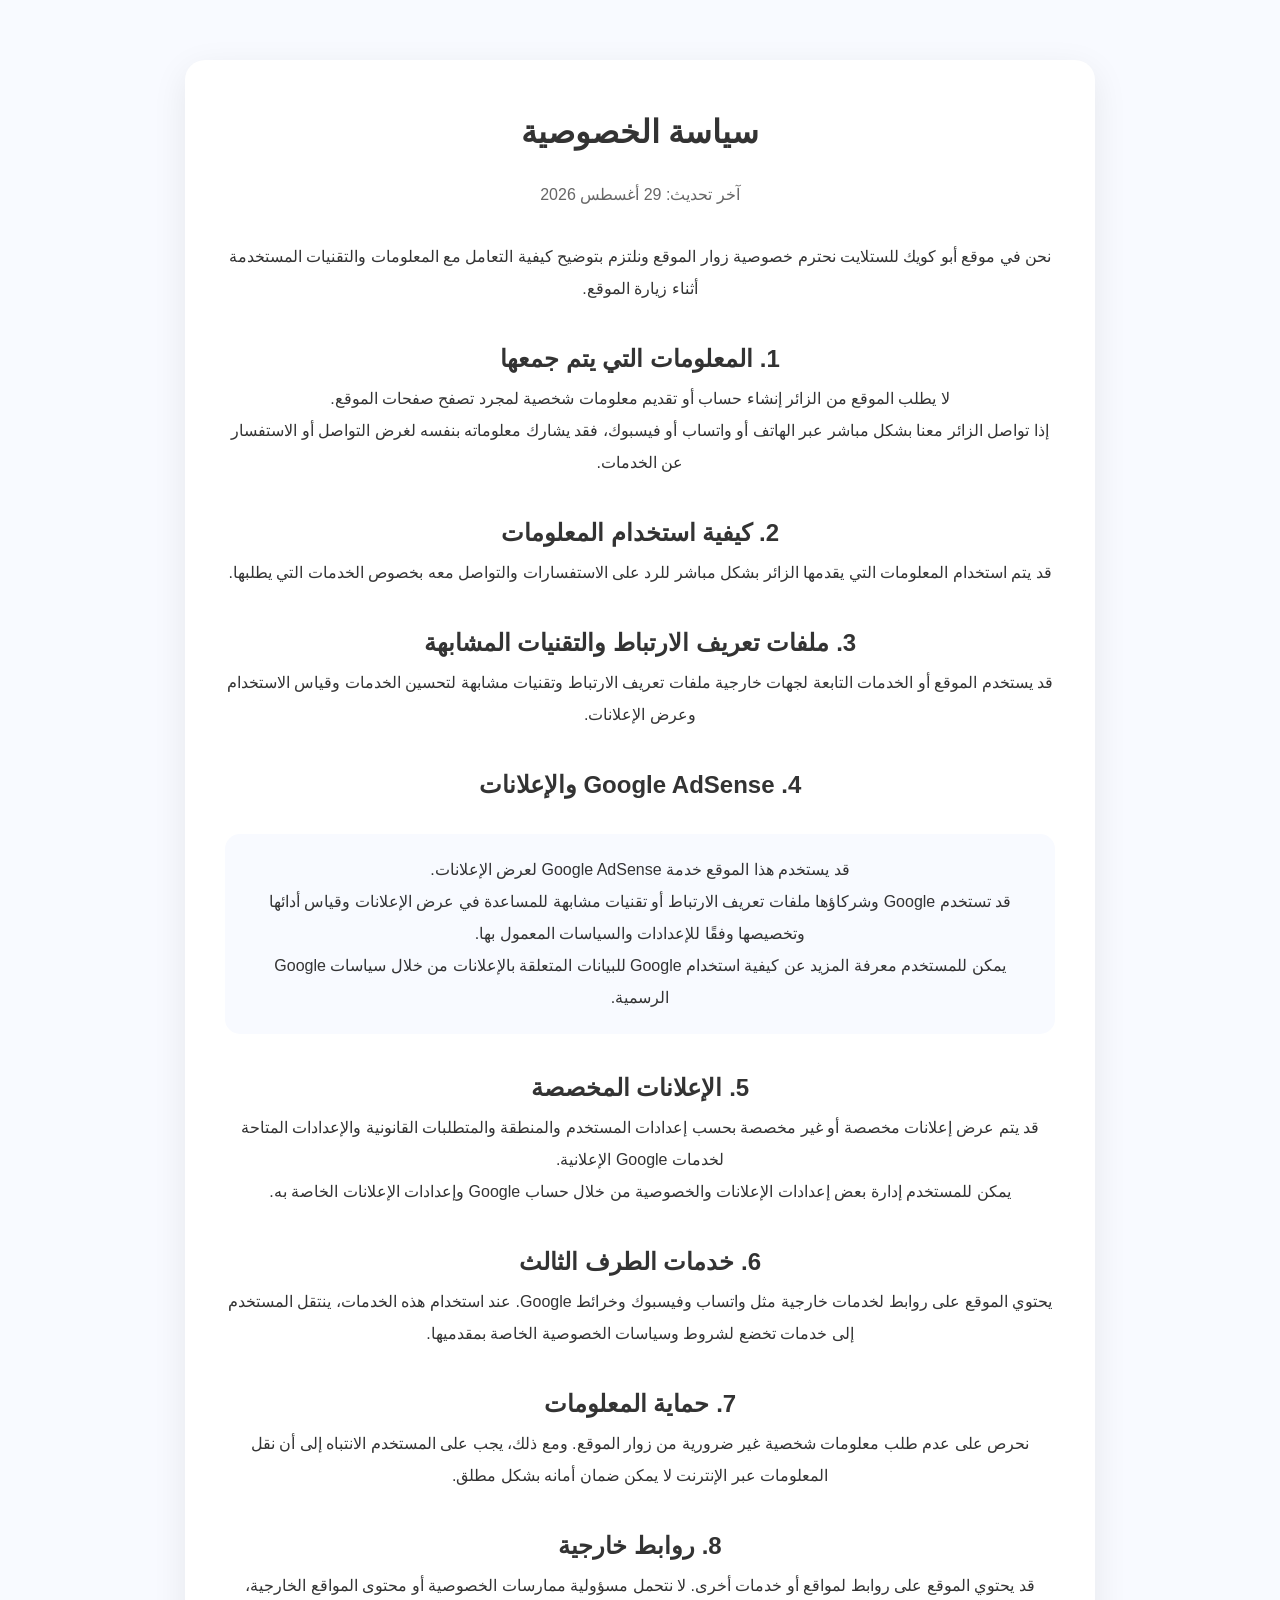
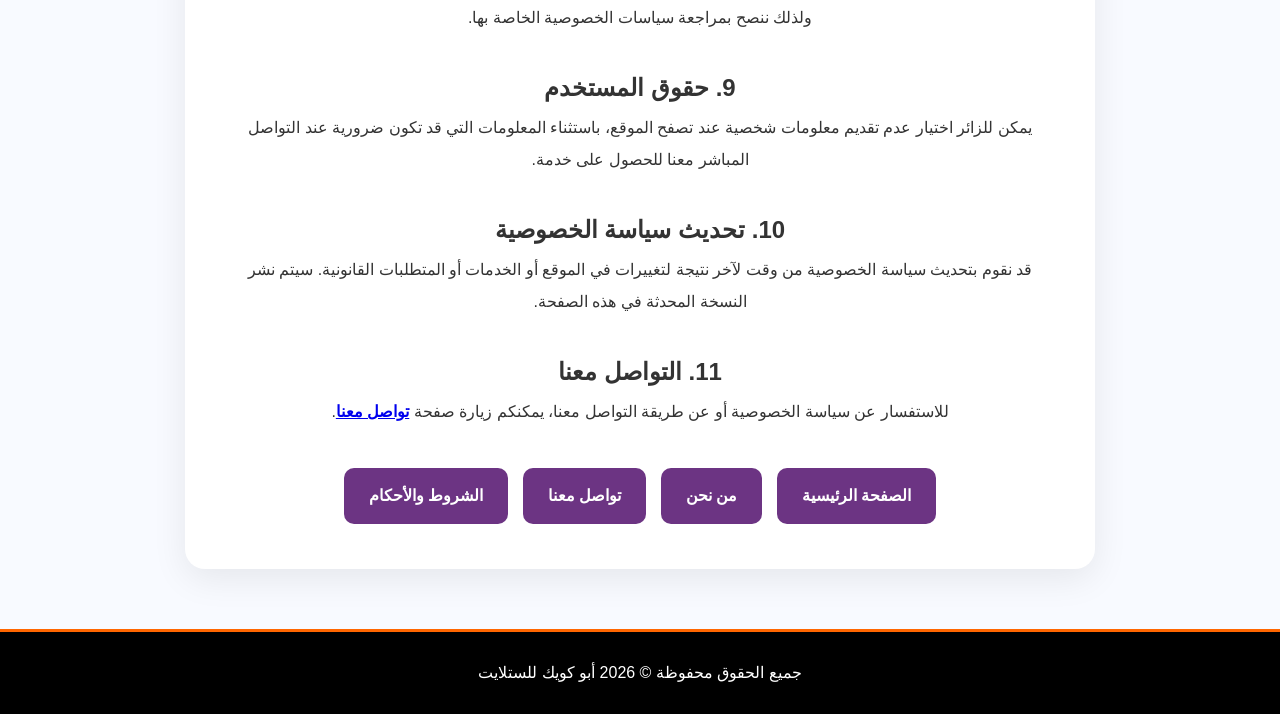
<file: privacy.html>
<!DOCTYPE html>
<html lang="ar" dir="rtl">

<head>
    <meta charset="UTF-8">
    <meta name="viewport" content="width=device-width, initial-scale=1.0">

    <meta name="description"
        content="سياسة الخصوصية لموقع أبو كويك للستلايت، وكيفية التعامل مع المعلومات وملفات تعريف الارتباط والإعلانات.">

    <meta name="robots" content="index, follow">

    <title>سياسة الخصوصية | أبو كويك للستلايت</title>

    <link rel="stylesheet" href="style.css">
    <link rel="icon" type="image/jpeg" href="img/logo.jpeg">

    <style>
        body {
            margin: 0;
            background: #f8faff;
            color: #333;
            font-family: 'Segoe UI', Tahoma, Arial, sans-serif;
            line-height: 2;
        }

        .privacy-page {
            max-width: 950px;
            margin: 40px auto;
            padding: 20px;
        }

        .privacy-card {
            background: #fff;
            padding: 40px;
            border-radius: 20px;
            box-shadow: 0 10px 35px rgba(0,0,0,0.08);
        }

        h1 {
            text-align: center;
            margin-bottom: 15px;
        }

        h2 {
            margin-top: 30px;
        }

        .updated {
            text-align: center;
            color: #666;
            margin-bottom: 30px;
        }

        .privacy-card a {
            font-weight: bold;
        }

        .notice {
            background: #f8faff;
            padding: 20px;
            border-radius: 15px;
            margin: 25px 0;
        }

        .back-buttons {
            text-align: center;
            margin-top: 35px;
        }

        .back-buttons a {
            display: inline-block;
            margin: 5px;
            padding: 12px 25px;
            border-radius: 10px;
            background: #6c3483;
            color: #fff;
            text-decoration: none;
            font-weight: bold;
        }

        footer {
            text-align: center;
            padding: 25px 15px;
        }

        @media (max-width: 600px) {
            .privacy-card {
                padding: 25px 18px;
            }
        }
    </style>
</head>

<body>

<main class="privacy-page">

    <div class="privacy-card">

        <h1>سياسة الخصوصية</h1>

        <p class="updated">
            آخر تحديث: 29 أغسطس 2026
        </p>

        <p>
            نحن في موقع أبو كويك للستلايت نحترم خصوصية زوار
            الموقع ونلتزم بتوضيح كيفية التعامل مع المعلومات
            والتقنيات المستخدمة أثناء زيارة الموقع.
        </p>

        <h2>1. المعلومات التي يتم جمعها</h2>

        <p>
            لا يطلب الموقع من الزائر إنشاء حساب أو تقديم
            معلومات شخصية لمجرد تصفح صفحات الموقع.
        </p>

        <p>
            إذا تواصل الزائر معنا بشكل مباشر عبر الهاتف أو
            واتساب أو فيسبوك، فقد يشارك معلوماته بنفسه
            لغرض التواصل أو الاستفسار عن الخدمات.
        </p>

        <h2>2. كيفية استخدام المعلومات</h2>

        <p>
            قد يتم استخدام المعلومات التي يقدمها الزائر
            بشكل مباشر للرد على الاستفسارات والتواصل معه
            بخصوص الخدمات التي يطلبها.
        </p>

        <h2>3. ملفات تعريف الارتباط والتقنيات المشابهة</h2>

        <p>
            قد يستخدم الموقع أو الخدمات التابعة لجهات خارجية
            ملفات تعريف الارتباط وتقنيات مشابهة لتحسين
            الخدمات وقياس الاستخدام وعرض الإعلانات.
        </p>

        <h2>4. Google AdSense والإعلانات</h2>

        <div class="notice">

            <p>
                قد يستخدم هذا الموقع خدمة Google AdSense
                لعرض الإعلانات.
            </p>

            <p>
                قد تستخدم Google وشركاؤها ملفات تعريف الارتباط
                أو تقنيات مشابهة للمساعدة في عرض الإعلانات
                وقياس أدائها وتخصيصها وفقًا للإعدادات والسياسات
                المعمول بها.
            </p>

            <p>
                يمكن للمستخدم معرفة المزيد عن كيفية استخدام
                Google للبيانات المتعلقة بالإعلانات من خلال
                سياسات Google الرسمية.
            </p>

        </div>

        <h2>5. الإعلانات المخصصة</h2>

        <p>
            قد يتم عرض إعلانات مخصصة أو غير مخصصة بحسب
            إعدادات المستخدم والمنطقة والمتطلبات القانونية
            والإعدادات المتاحة لخدمات Google الإعلانية.
        </p>

        <p>
            يمكن للمستخدم إدارة بعض إعدادات الإعلانات والخصوصية
            من خلال حساب Google وإعدادات الإعلانات الخاصة به.
        </p>

        <h2>6. خدمات الطرف الثالث</h2>

        <p>
            يحتوي الموقع على روابط لخدمات خارجية مثل واتساب
            وفيسبوك وخرائط Google. عند استخدام هذه الخدمات،
            ينتقل المستخدم إلى خدمات تخضع لشروط وسياسات
            الخصوصية الخاصة بمقدميها.
        </p>

        <h2>7. حماية المعلومات</h2>

        <p>
            نحرص على عدم طلب معلومات شخصية غير ضرورية من
            زوار الموقع. ومع ذلك، يجب على المستخدم الانتباه
            إلى أن نقل المعلومات عبر الإنترنت لا يمكن ضمان
            أمانه بشكل مطلق.
        </p>

        <h2>8. روابط خارجية</h2>

        <p>
            قد يحتوي الموقع على روابط لمواقع أو خدمات أخرى.
            لا نتحمل مسؤولية ممارسات الخصوصية أو محتوى المواقع
            الخارجية، ولذلك ننصح بمراجعة سياسات الخصوصية
            الخاصة بها.
        </p>

        <h2>9. حقوق المستخدم</h2>

        <p>
            يمكن للزائر اختيار عدم تقديم معلومات شخصية عند
            تصفح الموقع، باستثناء المعلومات التي قد تكون
            ضرورية عند التواصل المباشر معنا للحصول على خدمة.
        </p>

        <h2>10. تحديث سياسة الخصوصية</h2>

        <p>
            قد نقوم بتحديث سياسة الخصوصية من وقت لآخر نتيجة
            لتغييرات في الموقع أو الخدمات أو المتطلبات
            القانونية. سيتم نشر النسخة المحدثة في هذه الصفحة.
        </p>

        <h2>11. التواصل معنا</h2>

        <p>
            للاستفسار عن سياسة الخصوصية أو عن طريقة التواصل
            معنا، يمكنكم زيارة صفحة
            <a href="contact.html">تواصل معنا</a>.
        </p>

        <div class="back-buttons">

            <a href="index.html">
                الصفحة الرئيسية
            </a>

            <a href="about.html">
                من نحن
            </a>

            <a href="contact.html">
                تواصل معنا
            </a>

            <a href="terms.html">
                الشروط والأحكام
            </a>

        </div>

    </div>

</main>

<footer>

    <p>
        جميع الحقوق محفوظة © 2026 أبو كويك للستلايت
    </p>

</footer>

</body>
</html>
</file>
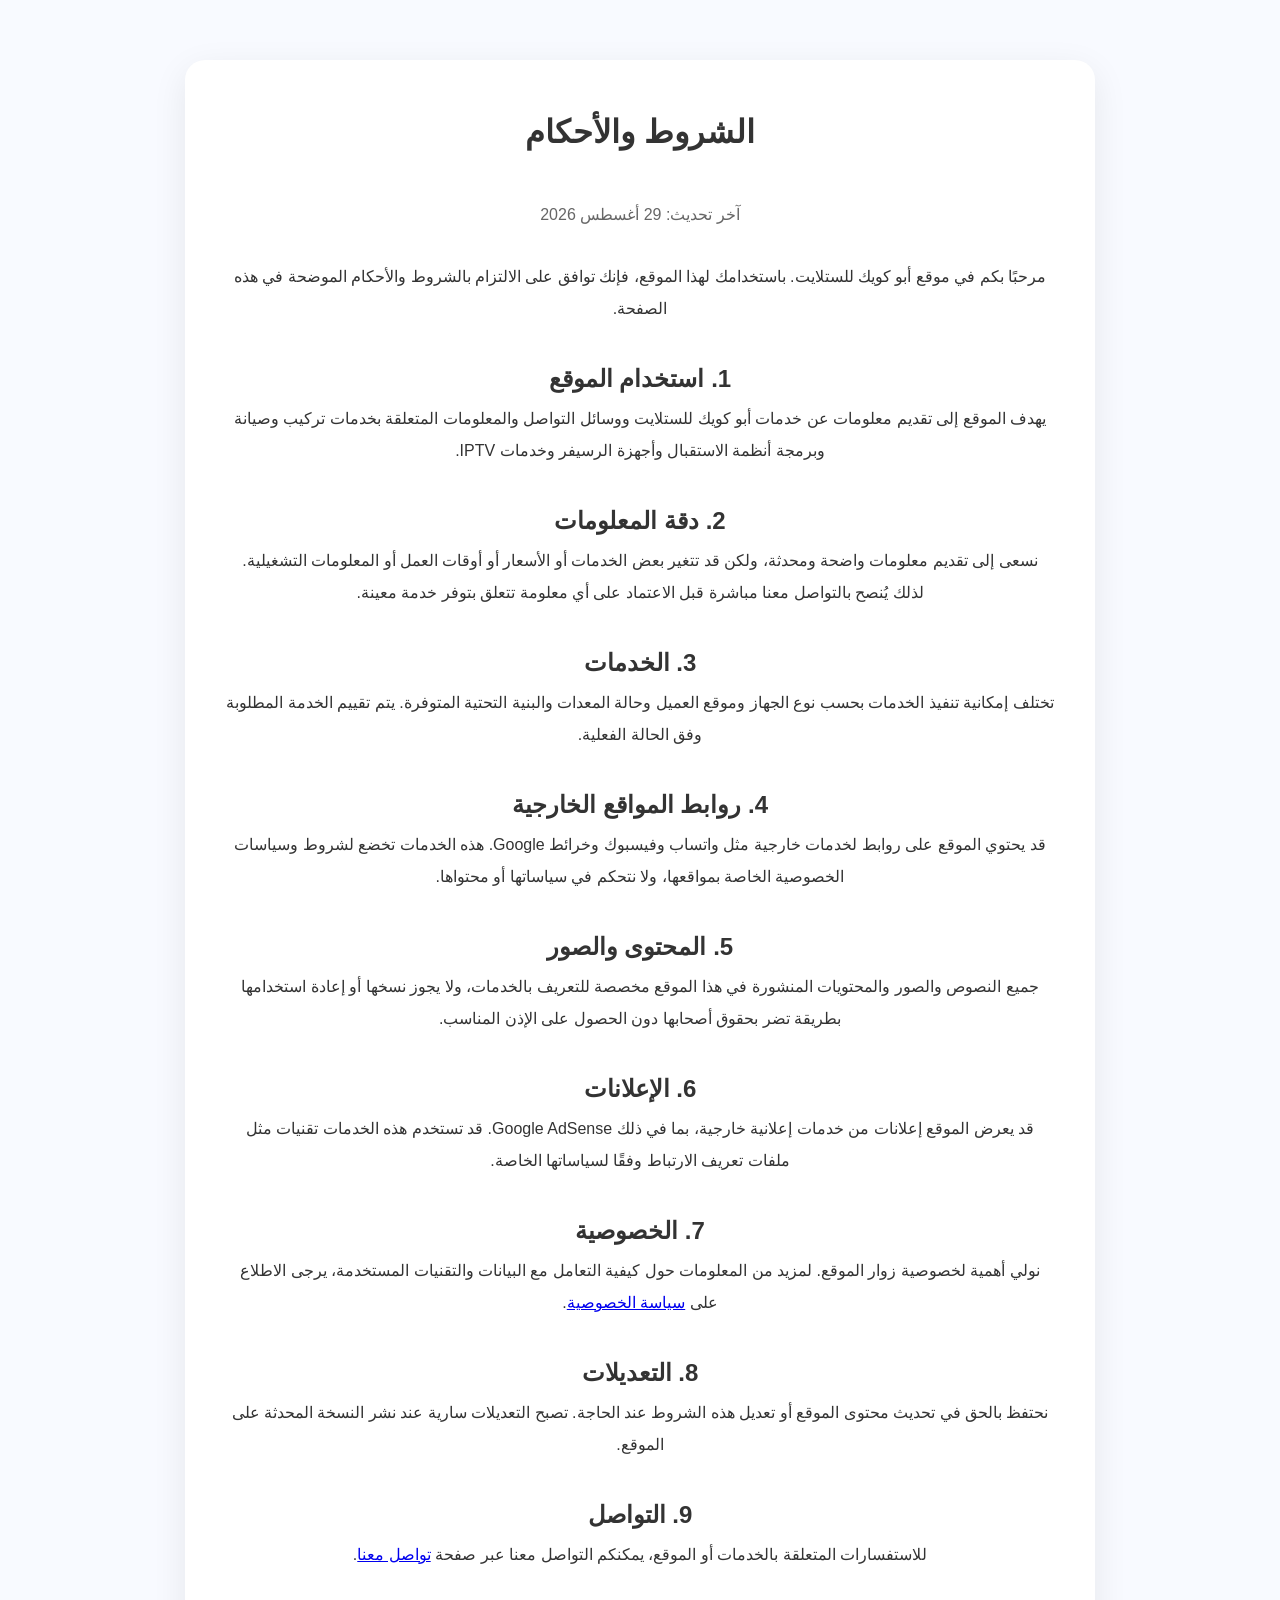
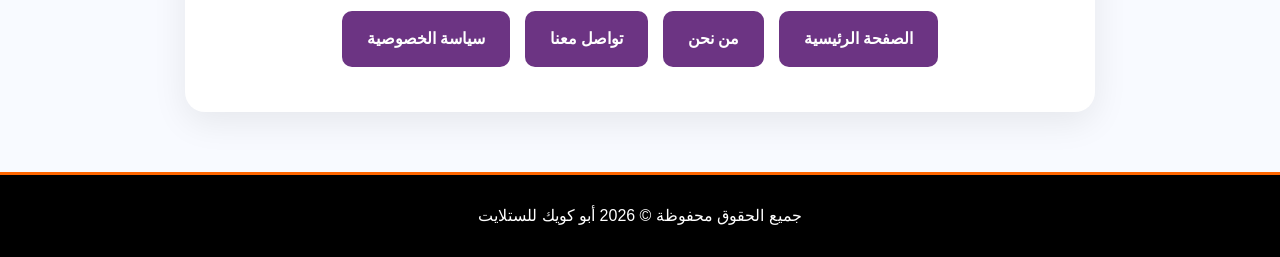
<file: terms.html>
<!DOCTYPE html>
<html lang="ar" dir="rtl">
<head>
    <meta charset="UTF-8">
    <meta name="viewport" content="width=device-width, initial-scale=1.0">

    <meta name="description" content="الشروط والأحكام الخاصة بموقع أبو كويك للستلايت وخدمات الموقع.">
    <meta name="robots" content="index, follow">

    <title>الشروط والأحكام | أبو كويك للستلايت</title>

    <link rel="stylesheet" href="style.css">
    <link rel="icon" type="image/jpeg" href="img/logo.jpeg">

    <style>
        body {
            margin: 0;
            background: #f8faff;
            color: #333;
            font-family: 'Segoe UI', Tahoma, Arial, sans-serif;
            line-height: 2;
        }

        .terms-page {
            max-width: 950px;
            margin: 40px auto;
            padding: 20px;
        }

        .terms-card {
            background: #fff;
            padding: 40px;
            border-radius: 20px;
            box-shadow: 0 10px 35px rgba(0,0,0,0.08);
        }

        h1 {
            text-align: center;
            margin-bottom: 35px;
        }

        h2 {
            margin-top: 30px;
        }

        .updated {
            text-align: center;
            color: #666;
            margin-bottom: 30px;
        }

        .back-buttons {
            text-align: center;
            margin-top: 35px;
        }

        .back-buttons a {
            display: inline-block;
            margin: 5px;
            padding: 12px 25px;
            border-radius: 10px;
            background: #6c3483;
            color: #fff;
            text-decoration: none;
            font-weight: bold;
        }

        footer {
            text-align: center;
            padding: 25px 15px;
        }

        @media (max-width: 600px) {
            .terms-card {
                padding: 25px 18px;
            }
        }
    </style>
</head>

<body>

<main class="terms-page">

    <div class="terms-card">

        <h1>الشروط والأحكام</h1>

        <p class="updated">
            آخر تحديث: 29 أغسطس 2026
        </p>

        <p>
            مرحبًا بكم في موقع أبو كويك للستلايت.
            باستخدامك لهذا الموقع، فإنك توافق على الالتزام
            بالشروط والأحكام الموضحة في هذه الصفحة.
        </p>

        <h2>1. استخدام الموقع</h2>

        <p>
            يهدف الموقع إلى تقديم معلومات عن خدمات أبو كويك
            للستلايت ووسائل التواصل والمعلومات المتعلقة
            بخدمات تركيب وصيانة وبرمجة أنظمة الاستقبال
            وأجهزة الرسيفر وخدمات IPTV.
        </p>

        <h2>2. دقة المعلومات</h2>

        <p>
            نسعى إلى تقديم معلومات واضحة ومحدثة، ولكن قد
            تتغير بعض الخدمات أو الأسعار أو أوقات العمل
            أو المعلومات التشغيلية. لذلك يُنصح بالتواصل
            معنا مباشرة قبل الاعتماد على أي معلومة تتعلق
            بتوفر خدمة معينة.
        </p>

        <h2>3. الخدمات</h2>

        <p>
            تختلف إمكانية تنفيذ الخدمات بحسب نوع الجهاز
            وموقع العميل وحالة المعدات والبنية التحتية
            المتوفرة. يتم تقييم الخدمة المطلوبة وفق الحالة
            الفعلية.
        </p>

        <h2>4. روابط المواقع الخارجية</h2>

        <p>
            قد يحتوي الموقع على روابط لخدمات خارجية مثل
            واتساب وفيسبوك وخرائط Google. هذه الخدمات
            تخضع لشروط وسياسات الخصوصية الخاصة بمواقعها،
            ولا نتحكم في سياساتها أو محتواها.
        </p>

        <h2>5. المحتوى والصور</h2>

        <p>
            جميع النصوص والصور والمحتويات المنشورة في هذا
            الموقع مخصصة للتعريف بالخدمات، ولا يجوز نسخها
            أو إعادة استخدامها بطريقة تضر بحقوق أصحابها
            دون الحصول على الإذن المناسب.
        </p>

        <h2>6. الإعلانات</h2>

        <p>
            قد يعرض الموقع إعلانات من خدمات إعلانية خارجية،
            بما في ذلك Google AdSense. قد تستخدم هذه الخدمات
            تقنيات مثل ملفات تعريف الارتباط وفقًا لسياساتها
            الخاصة.
        </p>

        <h2>7. الخصوصية</h2>

        <p>
            نولي أهمية لخصوصية زوار الموقع. لمزيد من
            المعلومات حول كيفية التعامل مع البيانات
            والتقنيات المستخدمة، يرجى الاطلاع على
            <a href="privacy.html">سياسة الخصوصية</a>.
        </p>

        <h2>8. التعديلات</h2>

        <p>
            نحتفظ بالحق في تحديث محتوى الموقع أو تعديل
            هذه الشروط عند الحاجة. تصبح التعديلات سارية
            عند نشر النسخة المحدثة على الموقع.
        </p>

        <h2>9. التواصل</h2>

        <p>
            للاستفسارات المتعلقة بالخدمات أو الموقع،
            يمكنكم التواصل معنا عبر صفحة
            <a href="contact.html">تواصل معنا</a>.
        </p>

        <div class="back-buttons">

            <a href="index.html">
                الصفحة الرئيسية
            </a>

            <a href="about.html">
                من نحن
            </a>

            <a href="contact.html">
                تواصل معنا
            </a>

            <a href="privacy.html">
                سياسة الخصوصية
            </a>

        </div>

    </div>

</main>

<footer>
    <p>
        جميع الحقوق محفوظة © 2026 أبو كويك للستلايت
    </p>
</footer>

</body>
</html>
</file>
<file: style.css>
/* --- إعدادات أساسية --- */
* {
    margin: 0;
    padding: 0;
    box-sizing: border-box;
}

html {
    scroll-behavior: smooth;
}

body {
    font-family: 'Segoe UI', Tahoma, Geneva, Verdana, sans-serif;
    line-height: 1.6;
    background-color: #fff;
    color: #333;
    direction: rtl;
    text-align: center;
}

/* --- الهيدر الأسود --- */
.navbar {
    display: flex;
    justify-content: space-between;
    align-items: center;
    padding: 10px 5%;
    background-color: #000;
    position: fixed;
    width: 100%;
    top: 0;
    z-index: 1000;
}

.logo img {
    height: 50px;
}

.menu {
    display: flex;
    list-style: none;
    gap: 20px;
}

.menu a {
    color: #fff;
    text-decoration: none;
    font-weight: bold;
}

.menu-toggle {
    display: none;
    font-size: 30px;
    color: #fff;
    cursor: pointer;
}

/* --- واجهة الموقع (Hero) --- */
.hero {
    height: 100vh;
    background: linear-gradient(rgba(0,0,0,0.6), rgba(0,0,0,0.6)), 
                url('img/background.jpeg') center center no-repeat;
    background-size: cover;
    display: flex;
    align-items: center;
    justify-content: center;
    color: #fff;
    padding: 0 20px;
}

.hero-text h1 {
    font-size: 3.5rem;
    margin-bottom: 20px;
    text-shadow: 2px 2px 10px rgba(0,0,0,0.8);
}

.hero-btns {
    display: flex;
    gap: 15px;
    justify-content: center;
    flex-wrap: wrap;
}

.btn {
    padding: 12px 35px;
    background-color: #ff6600;
    color: #fff;
    text-decoration: none;
    border-radius: 50px;
    font-weight: bold;
    transition: 0.3s;
    border: 2px solid #ff6600;
}

.btn-outline {
    background-color: transparent;
    border: 2px solid #fff;
}

.btn:hover {
    transform: scale(1.05);
    background-color: #e65c00;
}

/* --- الأقسام العامة --- */
.section {
    padding: 80px 10%;
}

.gray-bg {
    background-color: #f8f8f8;
}

.section-title {
    margin-bottom: 40px;
    font-size: 2.2rem;
    position: relative;
    padding-bottom: 10px;
}

.section-title::after {
    content: '';
    width: 70px;
    height: 4px;
    background-color: #ff6600;
    position: absolute;
    bottom: 0;
    left: 50%;
    transform: translateX(-50%);
}

/* --- بطاقات الخدمات --- */
.services-grid {
    display: grid;
    grid-template-columns: repeat(auto-fit, minmax(250px, 1fr));
    gap: 25px;
}

.service-card {
    background: #fff;
    padding: 30px;
    border-radius: 15px;
    box-shadow: 0 5px 20px rgba(0,0,0,0.05);
    transition: 0.3s;
}

.service-card:hover {
    transform: translateY(-10px);
}

.icon {
    font-size: 45px;
    margin-bottom: 15px;
}

/* --- معرض الأعمال (الجاليري) --- */
.gallery-grid {
    display: grid;
    grid-template-columns: repeat(auto-fill, minmax(200px, 1fr));
    gap: 12px;
}

.gallery-item {
    position: relative;
    height: 200px;
    overflow: hidden;
    border-radius: 10px;
    background-color: #eee;
}

.gallery-item img {
    width: 100%;
    height: 100%;
    object-fit: cover;
    transition: 0.5s;
}

.overlay {
    position: absolute;
    top: 0; left: 0; width: 100%; height: 100%;
    background: rgba(255, 102, 0, 0.8);
    display: flex; align-items: center; justify-content: center;
    opacity: 0; transition: 0.3s; color: #fff; font-weight: bold;
}

.gallery-item:hover .overlay { opacity: 1; }
.gallery-item:hover img { transform: scale(1.1); }

/* --- زر الواتساب العائم --- */
.whatsapp-fixed {
    position: fixed;
    bottom: 25px;
    left: 25px;
    z-index: 2000;
    text-decoration: none;
}

.circle-btn {
    width: 80px;
    height: 80px;
    background-color: #25d366;
    border-radius: 50%;
    display: flex;
    align-items: center;
    justify-content: center;
    color: #fff;
    font-size: 12px;
    font-weight: bold;
    text-align: center;
    box-shadow: 0 5px 15px rgba(0,0,0,0.3);
    animation: pulse 2s infinite;
}

@keyframes pulse {
    0% { transform: scale(1); }
    50% { transform: scale(1.1); }
    100% { transform: scale(1); }
}

/* --- الفوتر وحقوق المهندس --- */
footer {
    padding: 40px 5%;
    background-color: #000;
    color: #fff;
    border-top: 3px solid #ff6600;
}

.developer-info {
    margin-top: 20px;
    padding-top: 20px;
    border-top: 1px solid #222;
    font-size: 0.95rem;
    color: #aaa;
}

.developer-info strong {
    color: #ff6600;
}

.developer-info a {
    color: #fff;
    text-decoration: none;
}

/* --- توافق الجوال --- */
@media (max-width: 768px) {
    .menu-toggle { display: block; }
    .menu {
        display: none;
        flex-direction: column;
        position: absolute;
        top: 70px; left: 0; width: 100%;
        background-color: rgba(0,0,0,0.95);
        padding: 20px;
    }
    .menu.active { display: flex; }
    
    .hero {
        background-position: 85% center; /* يركز على صورة الشخص في الجوال */
    }

    .hero-text h1 { font-size: 2.2rem; }
    .gallery-grid { grid-template-columns: repeat(2, 1fr); }
    .circle-btn { width: 70px; height: 70px; }
}
.facebook-fixed {
    position: fixed;
    bottom: 90px;
    right: 20px;
    text-decoration: none;
}

.facebook-fixed .circle-btn {
    background-color: #1877f2;
    color: white;
    padding: 12px 18px;
    border-radius: 30px;
    font-weight: bold;
    box-shadow: 0 0 10px rgba(0,0,0,0.3);
}
.contact-box {
    display: flex;
    justify-content: center;
    gap: 20px;
    flex-wrap: wrap;
    margin-top: 20px;
}

.contact-btn {
    padding: 14px 24px;
    border-radius: 8px;
    text-decoration: none;
    color: white;
    font-weight: bold;
    font-size: 18px;
    transition: 0.3s;
}

.contact-btn.whatsapp {
    background-color: #25d366;
}

.contact-btn.facebook {
    background-color: #1877f2;
}

.contact-btn:hover {
    opacity: 0.8;
}
/* تنسيق القسم الرئيسي */
.contact-section {
    padding: 40px 20px;
    background-color: #f8faff;
    direction: rtl;
    font-family: 'Segoe UI', Tahoma, Geneva, Verdana, sans-serif;
}

/* بطاقة الخريطة */
.map-card {
    display: flex;
    max-width: 1000px;
    margin: 0 auto;
    background: #fff;
    border-radius: 20px;
    overflow: hidden;
    box-shadow: 0 15px 35px rgba(0,0,0,0.1);
    flex-wrap: wrap; /* لجعلها متجاوبة مع الجوال */
}

/* معلومات التواصل بجانب الخريطة */
.map-info {
    flex: 1;
    padding: 40px;
    min-width: 300px;
    background: linear-gradient(135deg, #1a2a6c, #b21f1f, #fdbb2d); /* ألوان قوية وجذابة */
    color: white;
}

.map-info h2 { margin-bottom: 20px; font-size: 28px; }
.map-info p { margin: 15px 0; font-size: 16px; line-height: 1.6; }

/* زر الخرائط */
.map-btn {
    display: inline-block;
    margin-top: 20px;
    padding: 12px 25px;
    background: #fff;
    color: #b21f1f;
    text-decoration: none;
    border-radius: 50px;
    font-weight: bold;
    transition: 0.3s;
}
.map-btn:hover { transform: translateY(-3px); box-shadow: 0 5px 15px rgba(0,0,0,0.3); }

/* إطار الخريطة */
.map-frame {
    flex: 1.5;
    min-width: 300px;
    height: 450px;
}

/* تعديلات للجوال */
@media (max-width: 768px) {
    .map-card { flex-direction: column; }
    .map-frame { height: 300px; }
}
</file>
